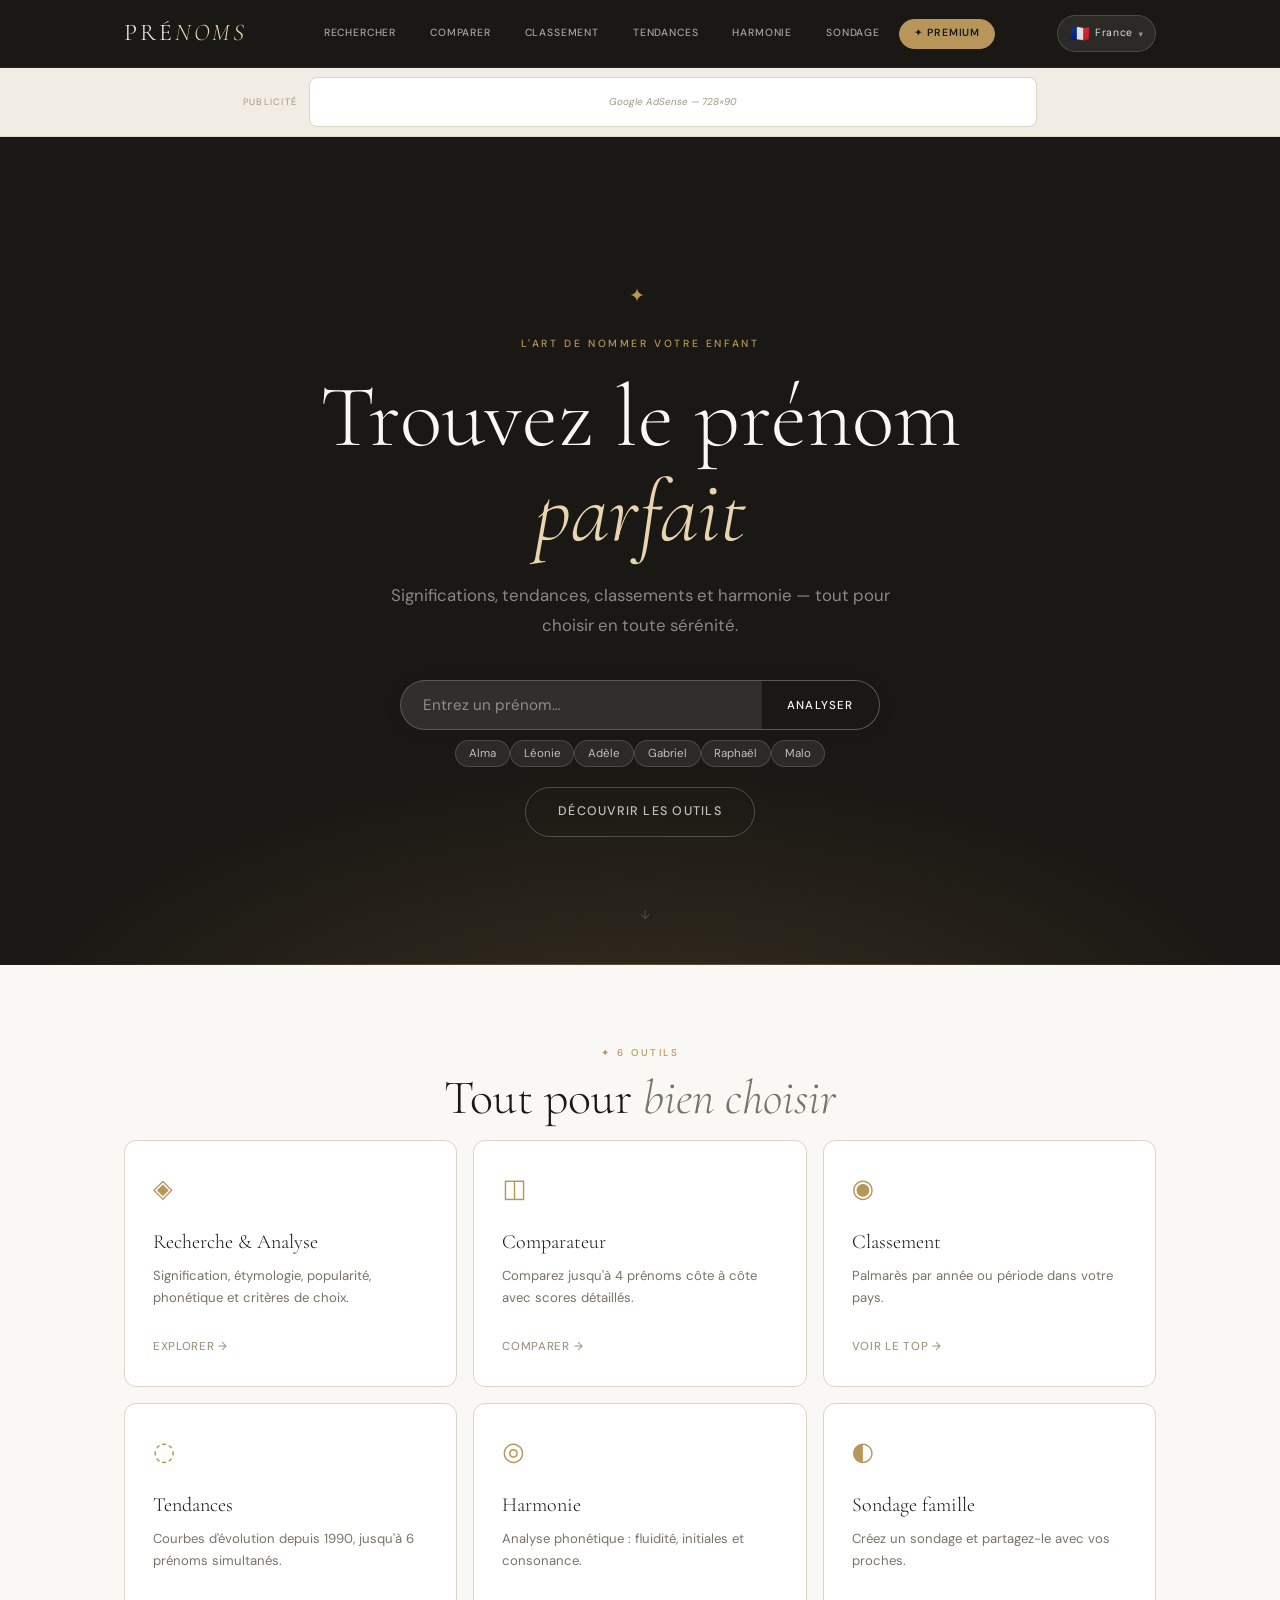
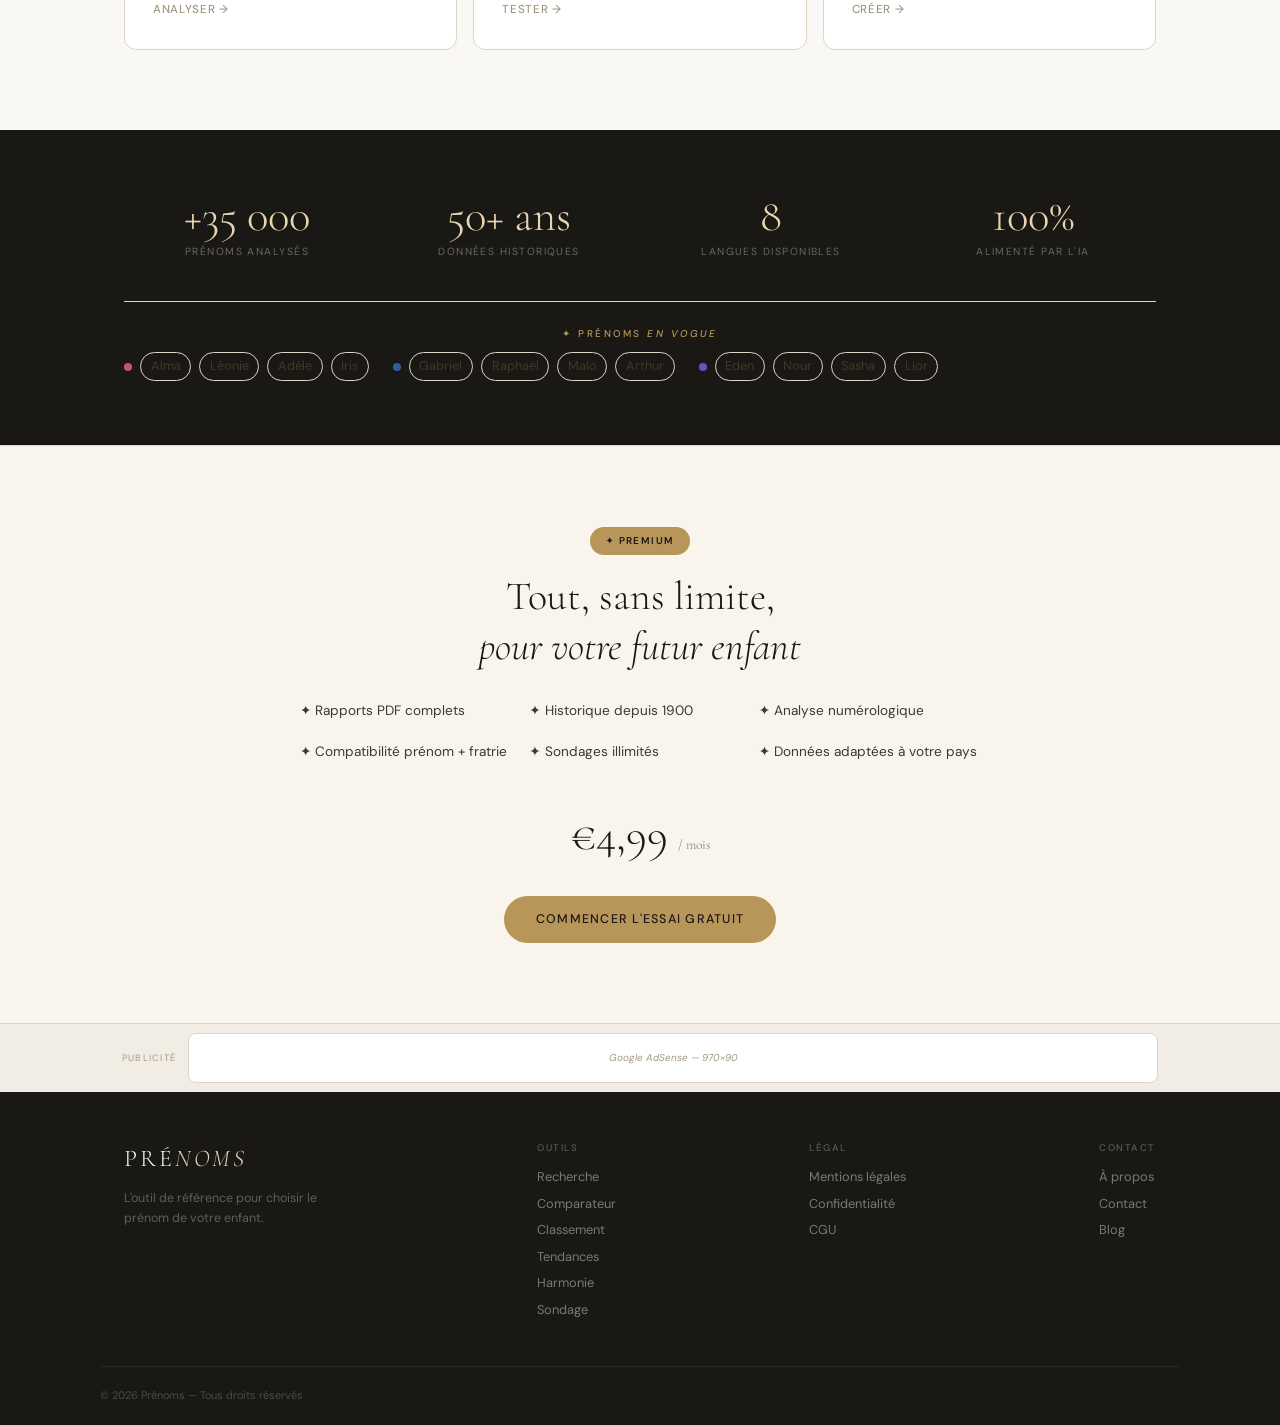
<file: index.html>
<!DOCTYPE html>
<html lang="fr">
<head>
<meta charset="UTF-8">
<meta name="viewport" content="width=device-width, initial-scale=1">
<title>Prénoms — L'art de nommer votre enfant</title>
<link rel="preconnect" href="https://fonts.googleapis.com">
<link href="https://fonts.googleapis.com/css2?family=Cormorant+Garamond:ital,wght@0,300;0,400;0,500;1,300;1,400;1,500&family=DM+Sans:opsz,wght@9..40,300;9..40,400;9..40,500&display=swap" rel="stylesheet">
<link rel="stylesheet" href="styles.css">
</head>
<body>

<nav id="nav">
  <div class="nav-inner">
    <a class="logo" href="index.html">Pré<span>noms</span></a>
    <button class="nav-burger" id="burger" aria-label="Menu" onclick="toggleMenu()"><span></span><span></span><span></span></button>
    <div class="nav-links" id="navLinks">
      <a class="nav-link" href="recherche.html" data-i18n="rechercher">Rechercher</a>
      <a class="nav-link" href="comparer.html" data-i18n="comparer">Comparer</a>
      <a class="nav-link" href="classement.html" data-i18n="classement">Classement</a>
      <a class="nav-link" href="tendances.html" data-i18n="tendances">Tendances</a>
      <a class="nav-link" href="harmonie.html" data-i18n="harmonie">Harmonie</a>
      <a class="nav-link" href="sondage.html" data-i18n="sondage">Sondage</a>
      <a class="nav-link nav-premium" href="premium.html" data-i18n="premium">✦ Premium</a>
    </div>
      <details class="pays-selector" id="paysSelector">
        <summary class="pays-btn">
          <span id="pays-flag">🇫🇷</span>
          <span id="pays-nom" style="font-size:.65rem;letter-spacing:.06em">France</span>
          <span class="pays-chevron">▾</span>
        </summary>
        <div class="pays-dropdown" id="paysDropdown">
          <p style="font-size:.6rem;letter-spacing:.1em;text-transform:uppercase;color:rgba(255,255,255,.4);padding:.5rem .75rem .25rem;font-weight:500">Pays / Langue</p>
          <div id="paysSelectList"></div>
        </div>
      </details>
  </div>
</nav>

<div class="ad-banner"><span class="ad-label">Publicité</span><div class="ad-slot ad-slot-728">Google AdSense — 728×90</div></div>

<section class="hero">
  <div class="hero-ornament">✦</div>
  <div class="hero-content">
    <p class="hero-tag" data-i18n="hero_tag">L'art de nommer votre enfant</p>
    <h1 class="hero-title" data-i18n="hero_title">Trouvez le prénom <em>parfait</em></h1>
    <p class="hero-sub" data-i18n="hero_sub">Significations, tendances, classements et harmonie — tout pour choisir en toute sérénité.</p>
    <div style="max-width:480px;margin:1.5rem auto 0">
      <div class="search-bar-wrap">
        <input type="text" id="quickInput" class="search-input" data-i18n="search_placeholder" placeholder="Entrez un prénom…" autocomplete="off">
        <button class="search-btn" onclick="quickSearch()" data-i18n="search_btn">Analyser</button>
      </div>
      <div class="quick-tags" style="margin-top:.6rem">
          <div id="homeQuickTags"></div>
      </div>
    </div>
    <div class="hero-cta" style="margin-top:1.25rem">
      <a href="#outils" class="btn-ghost" data-i18n="hero_btn2">Découvrir les outils</a>
    </div>
  </div>
  <div class="hero-scroll-hint">↓</div>
</section>

<section class="tools-section" id="outils">
  <div class="container">
    <p class="section-micro" data-i18n="outils_titre">✦ 6 outils</p>
    <h2 class="section-title" data-i18n="tools_title">Tout pour <em>bien choisir</em></h2>
    <div class="tools-grid" id="toolsGrid">
      <a href="recherche.html" class="tool-card"><div class="tool-icon">◈</div><h3 class="tool-title" data-i18n="tool1_titre">Recherche & Analyse</h3><p class="tool-desc" data-i18n="tool1_desc">Signification, étymologie, popularité, phonétique et critères de choix.</p><span class="tool-arrow" data-i18n="tool1_btn">Explorer →</span></a>
      <a href="comparer.html" class="tool-card"><div class="tool-icon">◫</div><h3 class="tool-title" data-i18n="tool2_titre">Comparateur</h3><p class="tool-desc" data-i18n="tool2_desc">Comparez jusqu'à 4 prénoms côte à côte avec scores détaillés.</p><span class="tool-arrow" data-i18n="tool2_btn">Comparer →</span></a>
      <a href="classement.html" class="tool-card"><div class="tool-icon">◉</div><h3 class="tool-title" data-i18n="tool3_titre">Classement</h3><p class="tool-desc" data-i18n="tool3_desc">Palmarès par année ou période dans votre pays.</p><span class="tool-arrow" data-i18n="tool3_btn">Voir le top →</span></a>
      <a href="tendances.html" class="tool-card"><div class="tool-icon">◌</div><h3 class="tool-title" data-i18n="tool4_titre">Tendances</h3><p class="tool-desc" data-i18n="tool4_desc">Courbes d'évolution depuis 1990, jusqu'à 6 prénoms simultanés.</p><span class="tool-arrow" data-i18n="tool4_btn">Analyser →</span></a>
      <a href="harmonie.html" class="tool-card"><div class="tool-icon">◎</div><h3 class="tool-title" data-i18n="tool5_titre">Harmonie</h3><p class="tool-desc" data-i18n="tool5_desc">Analyse phonétique : fluidité, initiales et consonance.</p><span class="tool-arrow" data-i18n="tool5_btn">Tester →</span></a>
      <a href="sondage.html" class="tool-card"><div class="tool-icon">◐</div><h3 class="tool-title" data-i18n="tool6_titre">Sondage famille</h3><p class="tool-desc" data-i18n="tool6_desc">Créez un sondage et partagez-le avec vos proches.</p><span class="tool-arrow" data-i18n="tool6_btn">Créer →</span></a>
    </div>
  </div>
</section>

<section class="stats-section">
  <div class="container">
    <div class="stats-grid">
      <div class="stat"><div class="stat-n">+35 000</div><div class="stat-l" data-i18n="stat1">Prénoms analysés</div></div>
      <div class="stat"><div class="stat-n">50+ ans</div><div class="stat-l" data-i18n="stat2">Données historiques</div></div>
      <div class="stat"><div class="stat-n">8</div><div class="stat-l" data-i18n="stat3">Langues disponibles</div></div>
      <div class="stat"><div class="stat-n">100%</div><div class="stat-l" data-i18n="stat4">Alimenté par l'IA</div></div>
    </div>
    <div class="trending-compact">
      <p class="section-micro" style="margin-bottom:.65rem">✦ <span data-i18n="trending_title">Prénoms en vogue</span></p>
      <div class="trending-row" id="homeTrendingRow"></div>
    </div>
  </div>
</section>

<section class="premium-section">
  <div class="container">
    <div class="premium-box">
      <span class="premium-badge">✦ Premium</span>
      <h2 class="premium-title" data-i18n="premium_title">Tout, sans limite,<br><em>pour votre futur enfant</em></h2>
      <ul class="premium-list">
        <li data-i18n="premium_li1">✦ Rapports PDF complets</li><li data-i18n="premium_li2">✦ Historique depuis 1900</li>
        <li data-i18n="premium_li3">✦ Analyse numérologique</li><li data-i18n="premium_li4">✦ Compatibilité prénom + fratrie</li>
        <li data-i18n="premium_li5">✦ Sondages illimités</li><li data-i18n="premium_li6">✦ Données adaptées à votre pays</li>
      </ul>
      <div class="premium-price">€4,99 <span class="premium-period" data-i18n="premium_period">/ mois</span></div>
      <div class="premium-cta"><a href="premium.html" class="btn-primary" data-i18n="premium_cta">Commencer l'essai gratuit</a></div>
    </div>
  </div>
</section>

<div class="ad-banner ad-banner-footer"><span class="ad-label">Publicité</span><div class="ad-slot ad-slot-970">Google AdSense — 970×90</div></div>

<footer>
  <div class="footer-inner container">
    <div class="footer-brand"><a class="logo" href="index.html">Pré<span>noms</span></a><p>L'outil de référence pour choisir le prénom de votre enfant.</p></div>
    <div class="footer-col"><h4>Outils</h4><a href="recherche.html">Recherche</a><a href="comparer.html">Comparateur</a><a href="classement.html" data-i18n="classement">Classement</a><a href="tendances.html" data-i18n="tendances">Tendances</a><a href="harmonie.html" data-i18n="harmonie">Harmonie</a><a href="sondage.html" data-i18n="sondage">Sondage</a></div>
    <div class="footer-col"><h4>Légal</h4><a href="#">Mentions légales</a><a href="#">Confidentialité</a><a href="#">CGU</a></div>
    <div class="footer-col"><h4>Contact</h4><a href="#">À propos</a><a href="#">Contact</a><a href="#">Blog</a></div>
  </div>
  <div class="footer-bottom container"><p>© 2026 Prénoms — Tous droits réservés</p></div>
</footer>

<script src="i18n.js"></script>
<script src="app.js"></script>
<script>
// Fonction de mise à jour du trending et des quick tags — appelée au chargement ET au changement de pays
function refreshHomeDynamic() {
  // Traduire tous les éléments data-i18n
  if (typeof applyTranslations === 'function') applyTranslations();
  // Quick tags hero
  var tagsEl = document.getElementById('homeQuickTags');
  if (tagsEl && typeof getPrenomsSuggeres === 'function') {
    tagsEl.innerHTML = '';
    getPrenomsSuggeres().forEach(function(p) {
      var b = document.createElement('button');
      b.className = 'qtag'; b.textContent = p;
      b.onclick = function() { setSearch(p); };
      tagsEl.appendChild(b);
    });
  }
  // Trending row
  var trendEl = document.getElementById('homeTrendingRow');
  if (trendEl && typeof PRENOMS_DEFAUT !== 'undefined') {
    trendEl.innerHTML = '';
    var lang = window._LANG || 'fr';
    var pd = PRENOMS_DEFAUT[lang] || PRENOMS_DEFAUT['fr'];
    var classes = ['tcol-dot-f','tcol-dot-m','tcol-dot-mx'];
    var listes = [pd.filles.slice(0,4), pd.garcons.slice(0,4), pd.mixtes.slice(0,4)];
    listes.forEach(function(liste, i) {
      var g = document.createElement('div');
      g.className = 'trending-group';
      var dot = document.createElement('span');
      dot.className = 'tcol-dot ' + classes[i];
      g.appendChild(dot);
      liste.forEach(function(p) {
        var a = document.createElement('a');
        a.href = 'recherche.html?q=' + encodeURIComponent(p);
        a.className = 'tlink';
        a.textContent = p;
        g.appendChild(a);
      });
      trendEl.appendChild(g);
    });
  }
}
refreshHomeDynamic();
// Écouter les changements de pays
window.addEventListener('paysChanged', refreshHomeDynamic);

function quickSearch() {
  const q = document.getElementById('quickInput').value.trim();
  if (!q) return;
  window.location.href = 'recherche.html?q=' + encodeURIComponent(q);
}
function setSearch(name) { window.location.href = 'recherche.html?q=' + encodeURIComponent(name); }
document.getElementById('quickInput').addEventListener('keydown', e => { if (e.key === 'Enter') quickSearch(); });
</script>
</body>
</html>
</file>
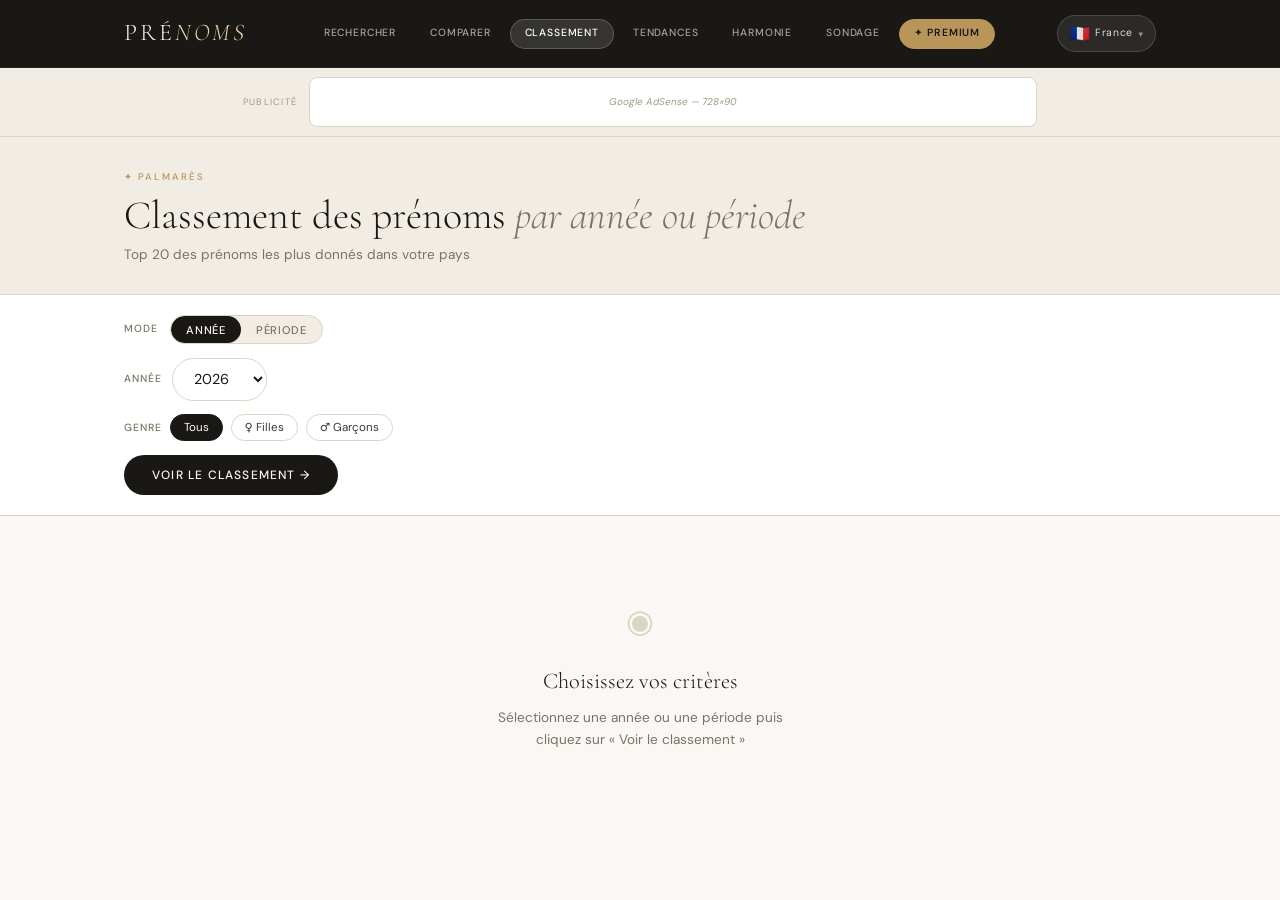
<file: classement.html>
<!DOCTYPE html>
<html lang="fr">
<head>
<meta charset="UTF-8">
<meta name="viewport" content="width=device-width, initial-scale=1">
<title>Classement — Prénoms</title>
<link href="https://fonts.googleapis.com/css2?family=Cormorant+Garamond:ital,wght@0,300;0,400;0,500;1,300;1,400&family=DM+Sans:opsz,wght@9..40,300;9..40,400;9..40,500&display=swap" rel="stylesheet">
<link rel="stylesheet" href="styles.css">
</head>
<body>

<nav id="nav"><div class="nav-inner">
  <a class="logo" href="index.html">Pré<span>noms</span></a>
  <button class="nav-burger" onclick="toggleMenu()"><span></span><span></span><span></span></button>
  <div class="nav-links" id="navLinks">
    <a class="nav-link" href="recherche.html" data-i18n="rechercher">Rechercher</a>
    <a class="nav-link" href="comparer.html" data-i18n="comparer">Comparer</a>
    <a class="nav-link active" href="classement.html" data-i18n="classement">Classement</a>
    <a class="nav-link" href="tendances.html" data-i18n="tendances">Tendances</a>
    <a class="nav-link" href="harmonie.html" data-i18n="harmonie">Harmonie</a>
    <a class="nav-link" href="sondage.html" data-i18n="sondage">Sondage</a>
    <a class="nav-link nav-premium" href="premium.html" data-i18n="premium">✦ Premium</a>
  </div>
  <details class="pays-selector" id="paysSelector">
    <summary class="pays-btn">
      <span id="pays-flag">🇫🇷</span>
      <span id="pays-nom" style="font-size:.65rem;letter-spacing:.06em">France</span>
      <span class="pays-chevron">▾</span>
    </summary>
    <div class="pays-dropdown" id="paysDropdown">
      <p style="font-size:.6rem;letter-spacing:.1em;text-transform:uppercase;color:rgba(255,255,255,.4);padding:.5rem .75rem .25rem;font-weight:500">Pays / Langue</p>
      <div id="paysSelectList"></div>
    </div>
  </details>
</div></nav>

<div class="ad-banner"><span class="ad-label">Publicité</span><div class="ad-slot ad-slot-728">Google AdSense — 728×90</div></div>

<div class="page-header"><div class="container">
  <div>
    <p class="page-tag" data-i18n="page_tag_classement">✦ Palmarès</p>
    <h1 class="page-title" data-i18n="page_title_classement">Classement des prénoms <em>par année ou période</em></h1>
    <p class="page-sub" data-i18n="page_sub_classement">Top 20 des prénoms les plus donnés en France</p>
  </div>
</div></div>

<div style="background:var(--white);border-bottom:1px solid var(--border);padding:1.25rem 0">
  <div class="container">
    <div style="display:flex;flex-direction:column;gap:.85rem">
      <div style="display:flex;gap:.75rem;flex-wrap:wrap;align-items:center">
        <span style="font-size:.65rem;letter-spacing:.1em;text-transform:uppercase;color:var(--ink-3);font-weight:500" data-i18n="mode_label">Mode</span>
        <div class="seg-ctrl">
          <button class="seg-btn active" id="modeA" onclick="setMode('annee')" data-i18n="annee_label">Année</button>
          <button class="seg-btn" id="modeP" onclick="setMode('periode')" data-i18n="periode_label">Période</button>
        </div>
      </div>
      <div id="anneeRow" style="display:flex;gap:.6rem;align-items:center;flex-wrap:wrap">
        <span style="font-size:.65rem;letter-spacing:.1em;text-transform:uppercase;color:var(--ink-3);font-weight:500" data-i18n="annee_label">Année</span>
        <select id="anneeSelect" class="form-select" style="width:auto"></select>
      </div>
      <div id="periodeRow" style="display:none;gap:.6rem;align-items:center;flex-wrap:wrap">
        <span style="font-size:.65rem;letter-spacing:.1em;text-transform:uppercase;color:var(--ink-3);font-weight:500" data-i18n="de_label">De</span>
        <select id="deSelect" class="form-select" style="width:auto"></select>
        <span style="font-size:.72rem;color:var(--ink-3)">à</span>
        <select id="aSelect" class="form-select" style="width:auto"></select>
      </div>
      <div style="display:flex;gap:.5rem;flex-wrap:wrap;align-items:center">
        <span style="font-size:.65rem;letter-spacing:.1em;text-transform:uppercase;color:var(--ink-3);font-weight:500" data-i18n="genre_label">Genre</span>
        <button class="qtag" id="gAll" onclick="setGenre('all')" style="background:var(--ink);color:var(--cream);border-color:var(--ink)" data-i18n="genre_tous">Tous</button>
        <button class="qtag" id="gF" onclick="setGenre('f')" data-i18n="genre_f">♀ Filles</button>
        <button class="qtag" id="gM" onclick="setGenre('m')" data-i18n="genre_m">♂ Garçons</button>
      </div>
      <div><button class="btn-ink" id="goBtn" onclick="doClassement()" data-i18n="voir_btn">Voir le classement →</button></div>
    </div>
  </div>
</div>

<div style="max-width:800px;margin:0 auto;padding:1.5rem" id="mainArea">
  <div class="empty-state">
    <div class="empty-icon">◉</div>
    <h3 class="empty-title" data-i18n="choisir_criteres">Choisissez vos critères</h3>
    <p class="empty-sub" data-i18n="choisir_criteres_sub">Sélectionnez une année ou une période puis cliquez sur « Voir le classement »</p>
  </div>
</div>

<script src="i18n.js"></script>
<script src="app.js"></script>
<script>
let mode = 'annee', genre = 'all';

const years = [];
const currentYear = new Date().getFullYear();
for (let y = currentYear; y >= 1970; y--) years.push(y);
['anneeSelect','deSelect','aSelect'].forEach(id => {
  const sel = document.getElementById(id);
  years.forEach(y => { const o = document.createElement('option'); o.value = y; o.textContent = y; sel.appendChild(o); });
});
document.getElementById('aSelect').value = currentYear;
document.getElementById('deSelect').value = currentYear - 5;

function setMode(m) {
  mode = m;
  document.getElementById('modeA').className = 'seg-btn' + (m === 'annee' ? ' active' : '');
  document.getElementById('modeP').className = 'seg-btn' + (m === 'periode' ? ' active' : '');
  document.getElementById('anneeRow').style.display = m === 'annee' ? 'flex' : 'none';
  document.getElementById('periodeRow').style.display = m === 'periode' ? 'flex' : 'none';
}

function setGenre(g) {
  genre = g;
  ['gAll','gF','gM'].forEach(id => document.getElementById(id).style.cssText = '');
  const active = { gAll: 'all', gF: 'f', gM: 'm' };
  Object.entries(active).forEach(([id, val]) => {
    if (val === g) document.getElementById(id).style.cssText = 'background:var(--ink);color:var(--cream);border-color:var(--ink)';
  });
}

async function doClassement() {
  const btn = document.getElementById('goBtn');
  btn.disabled = true; btn.textContent = (typeof t!=='undefined'?t('chargement_btn'):'Chargement…');
  const area = document.getElementById('mainArea');
  showLoading(area, 'Génération du classement en cours…');

  let periodLabel, from, to;
  if (mode === 'annee') {
    from = to = document.getElementById('anneeSelect').value;
    periodLabel = `Année ${from}`;
  } else {
    from = Math.min(+document.getElementById('deSelect').value, +document.getElementById('aSelect').value);
    to = Math.max(+document.getElementById('deSelect').value, +document.getElementById('aSelect').value);
    periodLabel = `${from} – ${to}`;
  }
  const _t = typeof t !== 'undefined' ? t : k => k;
  const genreLabel = genre === 'f' ? (_t('genre_f') || '♀ Filles') : genre === 'm' ? (_t('genre_m') || '♂ Garçons') : (_t('genre_tous') || 'Tous');

  try {
    const data = await callClaude(`${getLangInstruction()} TOP 20 des prénoms ${genreLabel} pour ${from === to ? 'l\'année ' + from : 'la période ' + from + '–' + to} dans le pays sélectionné. Nous sommes en ${new Date().getFullYear()}. UNIQUEMENT JSON sans markdown:
{"periode":"${periodLabel}","prenoms":[{"rang":1,"prenom":"Nom","genre":"féminin|masculin","origine":"ex:latin","naissances":8500,"tendance":"montant|stable|déclinant","variation":0}]}
Exactement 20 entrées. variation = évolution rang vs période précédente (positif=progression, négatif=recul). Sois historiquement réaliste.`, 2000);
    renderClassement(data, periodLabel);
  } catch(e) { showError(area); }
  btn.disabled = false; btn.textContent = (typeof t!=='undefined'?t('voir_btn'):'Voir le classement →');
}

function renderClassement(data, label) {
  const area = document.getElementById('mainArea');
  const list = data.prenoms || [];
  if (!list.length) { showError(area, 'Aucun résultat.'); return; }
  const maxNb = list[0].naissances || 1;
  const top3 = list.slice(0, 3);
  const rest = list.slice(3);

  const podiumOrder = [top3[1], top3[0], top3[2]];
  const podClass = ['podium-2', 'podium-1', 'podium-3'];
  const podRank = [2, 1, 3];

  area.innerHTML = `
  <div style="display:inline-block;background:var(--ink);color:var(--gold-l);font-size:.62rem;font-weight:500;letter-spacing:.12em;text-transform:uppercase;padding:.3rem .85rem;border-radius:var(--radius-pill);margin-bottom:1.25rem">✦ ${label}</div>
  <div class="ad-slot ad-slot-728" style="margin-bottom:1.25rem;height:50px">AdSense</div>
  <div class="podium">
    ${podiumOrder.map((p, i) => p ? `<div class="podium-item ${podClass[i]}">
      <span class="badge ${p.genre === 'féminin' ? 'badge-f' : 'badge-m'}" style="font-size:.55rem">${p.genre === 'féminin' ? '♀' : '♂'}</span>
      <div class="podium-name">${p.prenom}</div>
      <div class="podium-block"><span class="podium-rank">${podRank[i]}</span></div>
      <div class="podium-nb">${(p.naissances || 0).toLocaleString()}</div>
    </div>` : '').join('')}
  </div>
  <div>
    ${rest.map((p, i) => {
      const v = p.variation || 0;
      const trendSpan = v > 0 ? `<span class="rank-trend trend-up">↑${v}</span>` : v < 0 ? `<span class="rank-trend trend-dn">↓${Math.abs(v)}</span>` : `<span class="rank-trend trend-eq">—</span>`;
      return `<div class="rank-item" style="animation-delay:${i * .03}s" onclick="window.location.href='recherche.html?q=${p.prenom}'">
        <span class="rank-num">${p.rang}</span>
        <div class="rank-name-col"><div class="rank-name">${p.prenom}</div><div class="rank-origin-label">${p.origine || ''}</div></div>
        <div class="rank-bar-col"><div class="score-bar-bg"><div class="score-bar-fill" style="width:${Math.round((p.naissances || 0) / maxNb * 100)}%"></div></div></div>
        <span class="rank-count">${(p.naissances || 0).toLocaleString()}</span>
        ${trendSpan}
      </div>`;
    }).join('')}
  </div>
  <div style="margin-top:1.25rem">${gateHTML('✦ Rapport Premium', 'Historique complet depuis 1900, analyse décennale, PDF à télécharger.')}</div>`;
}
// Traduire la nav au changement de pays
window.addEventListener('paysChanged', function() {
  if (typeof applyTranslations === 'function') applyTranslations();
});
</script>
</body>
</html>
</file>
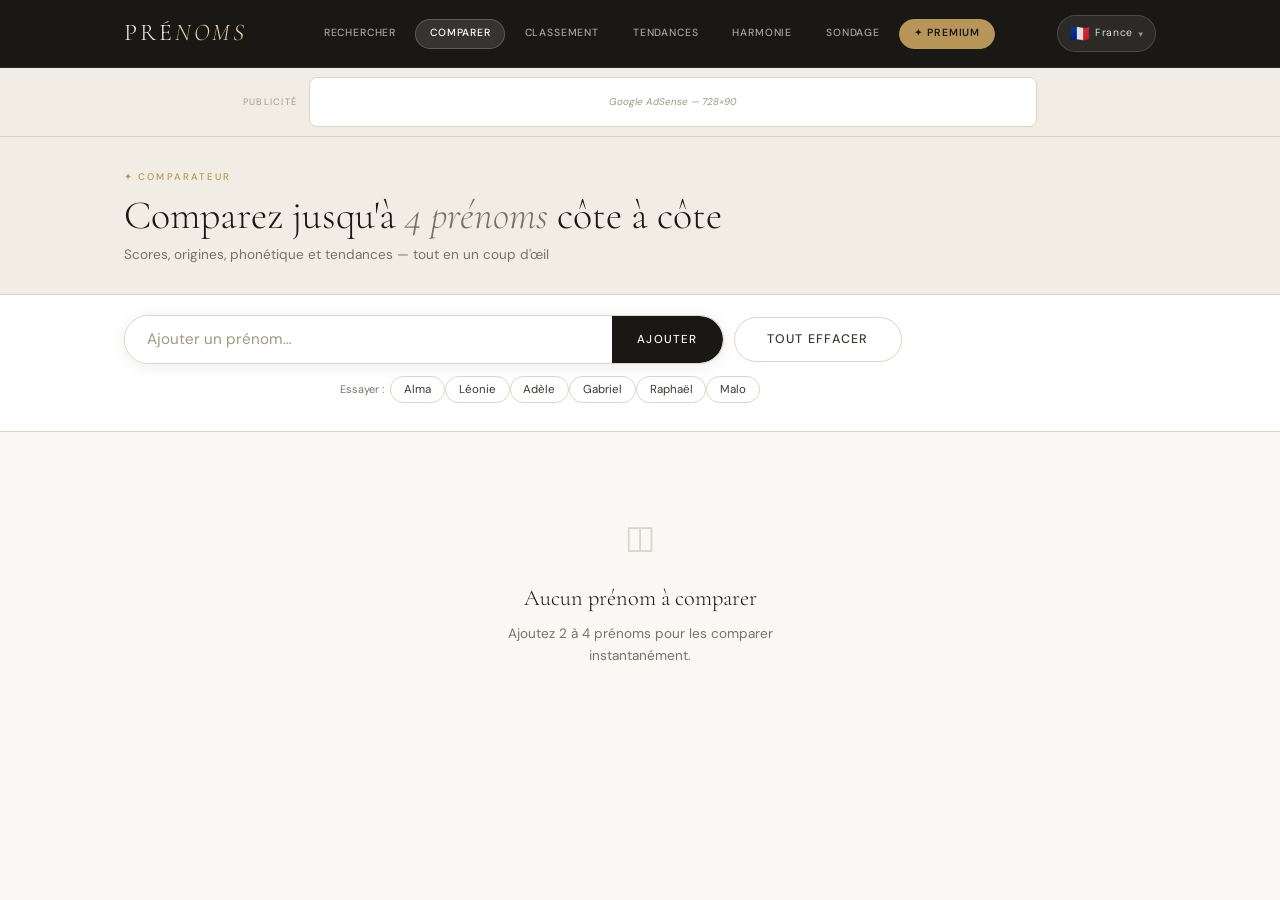
<file: comparer.html>
<!DOCTYPE html>
<html lang="fr">
<head>
<meta charset="UTF-8">
<meta name="viewport" content="width=device-width, initial-scale=1">
<title>Comparateur — Prénoms</title>
<link href="https://fonts.googleapis.com/css2?family=Cormorant+Garamond:ital,wght@0,300;0,400;0,500;1,300;1,400&family=DM+Sans:opsz,wght@9..40,300;9..40,400;9..40,500&display=swap" rel="stylesheet">
<link rel="stylesheet" href="styles.css">
<style>
.comp-grid { display: grid; gap: 1rem; }
.comp-card { background: var(--white); border: 1px solid var(--border); border-radius: var(--radius); overflow: hidden; animation: fadeUp .3s ease both; }
.comp-head { background: var(--ink); padding: 1rem 1.25rem; display: flex; align-items: center; justify-content: space-between; }
.comp-head-name { font-family: var(--font-serif); font-size: 1.6rem; font-weight: 300; color: var(--cream); }
.comp-head-sub { font-size: .68rem; color: var(--gold-l); letter-spacing: .08em; text-transform: uppercase; margin-top: .15rem; }
.comp-body { padding: 1.1rem 1.25rem; }
.comp-row { padding: .6rem 0; border-bottom: 1px solid var(--cream-2); }
.comp-row:last-child { border-bottom: none; }
.comp-row-label { font-size: .6rem; letter-spacing: .14em; text-transform: uppercase; color: var(--ink-3); margin-bottom: .3rem; }
.comp-row-val { font-size: .88rem; color: var(--ink-2); }
.remove-btn { background: none; border: 1px solid rgba(255,255,255,.2); color: rgba(255,255,255,.6); width: 28px; height: 28px; border-radius: 50%; cursor: pointer; font-size: 1rem; display: flex; align-items: center; justify-content: center; transition: .15s; }
.remove-btn:hover { background: rgba(255,255,255,.12); color: #fff; }
.winner-bar { background: var(--ink); border-radius: var(--radius); padding: 1rem 1.4rem; display: flex; align-items: center; justify-content: space-between; gap: 1rem; margin-bottom: 1rem; flex-wrap: wrap; }
.winner-bar-label { color: rgba(255,255,255,.6); font-size: .82rem; }
.winner-bar-label strong { color: var(--cream); display: block; font-size: .9rem; margin-bottom: .1rem; }
.winner-name { font-family: var(--font-serif); font-size: 2rem; font-weight: 300; color: var(--gold-l); }
</style>
</head>
<body>

<nav id="nav"><div class="nav-inner">
  <a class="logo" href="index.html">Pré<span>noms</span></a>
  <button class="nav-burger" onclick="toggleMenu()"><span></span><span></span><span></span></button>
  <div class="nav-links" id="navLinks">
    <a class="nav-link" href="recherche.html" data-i18n="rechercher">Rechercher</a>
    <a class="nav-link active" href="comparer.html" data-i18n="comparer">Comparer</a>
    <a class="nav-link" href="classement.html" data-i18n="classement">Classement</a>
    <a class="nav-link" href="tendances.html" data-i18n="tendances">Tendances</a>
    <a class="nav-link" href="harmonie.html" data-i18n="harmonie">Harmonie</a>
    <a class="nav-link" href="sondage.html" data-i18n="sondage">Sondage</a>
    <a class="nav-link nav-premium" href="premium.html" data-i18n="premium">✦ Premium</a>
  </div>
  <details class="pays-selector" id="paysSelector">
    <summary class="pays-btn">
      <span id="pays-flag">🇫🇷</span>
      <span id="pays-nom" style="font-size:.65rem;letter-spacing:.06em">France</span>
      <span class="pays-chevron">▾</span>
    </summary>
    <div class="pays-dropdown" id="paysDropdown">
      <p style="font-size:.6rem;letter-spacing:.1em;text-transform:uppercase;color:rgba(255,255,255,.4);padding:.5rem .75rem .25rem;font-weight:500">Pays / Langue</p>
      <div id="paysSelectList"></div>
    </div>
  </details>
</div></nav>

<div class="ad-banner"><span class="ad-label">Publicité</span><div class="ad-slot ad-slot-728">Google AdSense — 728×90</div></div>

<div class="page-header"><div class="container">
  <div>
    <p class="page-tag" data-i18n="page_tag_comparer">✦ Comparateur</p>
    <h1 class="page-title" data-i18n="page_title_comparer">Comparez jusqu'à <em>4 prénoms</em> côte à côte</h1>
    <p class="page-sub" data-i18n="page_sub_comparer">Scores, origines, phonétique et tendances — tout en un coup d'œil</p>
  </div>
</div></div>

<div style="background:var(--white);border-bottom:1px solid var(--border);padding:1.25rem 0">
  <div class="container">
    <div style="display:flex;gap:.6rem;flex-wrap:wrap;align-items:center">
      <div class="search-bar-wrap" style="flex:1;min-width:200px;margin:0">
        <input type="text" id="addInput" class="search-input" data-i18n="add_placeholder" placeholder="Ajouter un prénom…">
        <button class="search-btn" id="addBtn" onclick="addPrenom()">Ajouter</button>
      </div>
      <button class="btn-ghost-light" onclick="clearAll()" style="white-space:nowrap">Tout effacer</button>
    </div>
    <div class="quick-tags" style="margin-top:.7rem;justify-content:flex-start">
      <span style="font-size:.68rem;color:var(--ink-3);align-self:center">Essayer :</span>
      <div id="comparerTags"></div>
    </div>
    <p id="slotsInfo" style="font-size:.72rem;color:var(--ink-3);margin-top:.5rem"></p>
  </div>
</div>

<div style="max-width:1080px;margin:0 auto;padding:1.5rem">
  <div id="winnerArea"></div>
  <div class="comp-grid" id="compGrid" style="grid-template-columns:1fr">
    <div class="empty-state">
      <div class="empty-icon">◫</div>
      <h3 class="empty-title">Aucun prénom à comparer</h3>
      <p class="empty-sub">Ajoutez 2 à 4 prénoms pour les comparer instantanément.</p>
    </div>
  </div>
</div>

<script src="i18n.js"></script>
<script src="app.js"></script>
<script>
const MAX = 4;
let prenoms = [];
const inp = document.getElementById('addInput');
inp.addEventListener('keydown', e => { if (e.key === 'Enter') addPrenom(); });
function quickAdd(n) { inp.value = n; addPrenom(); }

// Tags dynamiques selon la langue — mis à jour au changement de pays
function refreshTags_comparerTags() {
  var tagsEl = document.getElementById('comparerTags');
  if (!tagsEl || typeof getPrenomsSuggeres !== 'function') return;
  tagsEl.innerHTML = '';
  getPrenomsSuggeres().forEach(function(p) {
    var b = document.createElement('button');
    b.className = 'qtag'; b.textContent = p;
    b.onclick = function() { quickAdd(p); };
    tagsEl.appendChild(b);
  });
}
refreshTags_comparerTags();
window.addEventListener('paysChanged', refreshTags_comparerTags);

// Pré-remplir depuis ?q= ou localStorage (en premier)
(function() {
  var q = window._prenomTransmis || '';
  if (q) { inp.value = q; addPrenom(); }
})();

function updateSlots() {
  const si = document.getElementById('slotsInfo');
  if (!prenoms.length) { si.textContent = ''; return; }
  const rem = MAX - prenoms.length;
  si.textContent = `${prenoms.length} prénom${prenoms.length > 1 ? 's' : ''} ajouté${prenoms.length > 1 ? 's' : ''} — ${rem > 0 ? rem + ' emplacement' + (rem > 1 ? 's' : '') + ' disponible' + (rem > 1 ? 's' : '') : 'Maximum atteint'}`;
}

function updateGrid() {
  const grid = document.getElementById('compGrid');
  const wa = document.getElementById('winnerArea');
  if (!prenoms.length) {
    grid.style.gridTemplateColumns = '1fr';
    grid.innerHTML = `<div class="empty-state"><div class="empty-icon">◫</div><h3 class="empty-title">Aucun prénom à comparer</h3><p class="empty-sub">Ajoutez 2 à 4 prénoms pour les comparer.</p></div>`;
    wa.innerHTML = '';
    updateSlots(); return;
  }
  const n = prenoms.length;
  grid.style.gridTemplateColumns = n <= 2 ? `repeat(${n},1fr)` : n === 3 ? 'repeat(3,1fr)' : 'repeat(2,1fr)';
  grid.innerHTML = prenoms.map((p, i) => renderCard(p, i)).join('');
  updateWinner();
  updateSlots();
}

function scoreVal(txt) { const m = String(txt).match(/\d+/); return m ? parseInt(m[0]) : 5; }
const critLabels = { harmonie_sonore: 'Harmonie', originalite: 'Originalité', intemporalite: 'Intemporalité', facilite_internationale: 'International' };

function renderCard(p, i) {
  if (p.loading) return `<div class="comp-card"><div class="comp-head"><div><div class="comp-head-name">${p.query}</div><div class="comp-head-sub">Analyse…</div></div></div><div class="comp-body"><div class="loading-bar-wrap"><div class="loading-bar"></div></div><p class="loading-text">Recherche en cours…</p></div></div>`;
  const d = p.data;
  const scores = d.criteres || {};
  const total = Object.values(scores).reduce((s, v) => s + scoreVal(v), 0);
  const scoresHTML = Object.entries(scores).map(([k, v]) => `<div class="score-bar-row" style="margin-bottom:.4rem"><span class="score-bar-label" style="font-size:.68rem;width:100px">${critLabels[k] || k}</span><div class="score-bar-bg"><div class="score-bar-fill" style="width:${scoreVal(v) * 10}%"></div></div><span class="score-bar-val">${scoreVal(v)}</span></div>`).join('');
  return `<div class="comp-card" style="animation-delay:${i * .08}s">
    <div class="comp-head">
      <div><div class="comp-head-name">${d.prenom}</div><div class="comp-head-sub">${d.origine} · ${d.rang_actuel_france || ''}</div></div>
      <button class="remove-btn" onclick="removePrenom(${i})">×</button>
    </div>
    <div class="comp-body">
      <div class="comp-row"><div class="comp-row-label">Genre & tendance</div><div class="comp-row-val">${genderBadge(d.genre)} ${trendBadge(d.tendance)}</div></div>
      <div class="comp-row"><div class="comp-row-label">Signification</div><div class="comp-row-val" style="font-size:.8rem;line-height:1.55">${d.signification}</div></div>
      <div class="comp-row"><div class="comp-row-label">Phonétique · Longueur</div><div class="comp-row-val">${d.phonetique || '—'} · ${d.longueur || '—'}</div></div>
      <div class="comp-row"><div class="comp-row-label">Scores détaillés</div><div style="margin-top:.4rem">${scoresHTML}</div><div style="font-size:.7rem;color:var(--gold);font-weight:500;margin-top:.4rem">Score global : ${total}/40</div></div>
      ${(d.diminutifs || []).length ? `<div class="comp-row"><div class="comp-row-label">Diminutifs</div><div>${d.diminutifs.map(x => `<span class="badge badge-neutral" style="margin:.1rem">${x}</span>`).join('')}</div></div>` : ''}
    </div>
  </div>`;
}

function updateWinner() {
  const wa = document.getElementById('winnerArea');
  const ready = prenoms.filter(p => !p.loading && p.data);
  if (ready.length < 2) { wa.innerHTML = ''; return; }
  const scored = ready.map(p => ({ name: p.data.prenom, score: Object.values(p.data.criteres || {}).reduce((s, v) => s + scoreVal(v), 0) })).sort((a, b) => b.score - a.score);
  wa.innerHTML = `<div class="winner-bar"><div class="winner-bar-label"><strong>✦ Meilleur score global</strong>Basé sur 4 critères : harmonie, originalité, intemporalité, facilité internationale</div><div class="winner-name">${scored[0].name}</div></div>`;
}

async function addPrenom() {
  const q = inp.value.trim();
  if (!q) return;
  if (prenoms.length >= MAX) { alert('Maximum 4 prénoms.'); return; }
  if (prenoms.find(p => p.query.toLowerCase() === q.toLowerCase())) { inp.value = ''; return; }
  inp.value = '';
  document.getElementById('addBtn').disabled = true;
  const slot = { query: q, loading: true, data: null };
  prenoms.push(slot);
  updateGrid();
  try {
    slot.data = await callClaude(`Analyse le prénom "${q}". Réponds UNIQUEMENT en JSON sans markdown:
{"prenom":"forme officielle","genre":"féminin|masculin|mixte","origine":"ex: latin","tendance":"montant|stable|déclinant","signification":"1 phrase","rang_actuel_france":"ex: Top 20","phonetique":"douce|forte|neutre","longueur":"court|moyen|long","diminutifs":["d1","d2"],"criteres":{"harmonie_sonore":"8","originalite":"6","intemporalite":"9","facilite_internationale":"7"}}`);
    slot.loading = false;
  } catch(e) { prenoms = prenoms.filter(p => p !== slot); }
  document.getElementById('addBtn').disabled = false;
  updateGrid();
}

function removePrenom(i) { prenoms.splice(i, 1); updateGrid(); }
function clearAll() { prenoms = []; updateGrid(); }
// Traduire la nav au changement de pays
window.addEventListener('paysChanged', function() {
  if (typeof applyTranslations === 'function') applyTranslations();
});
</script>
</body>
</html>
</file>
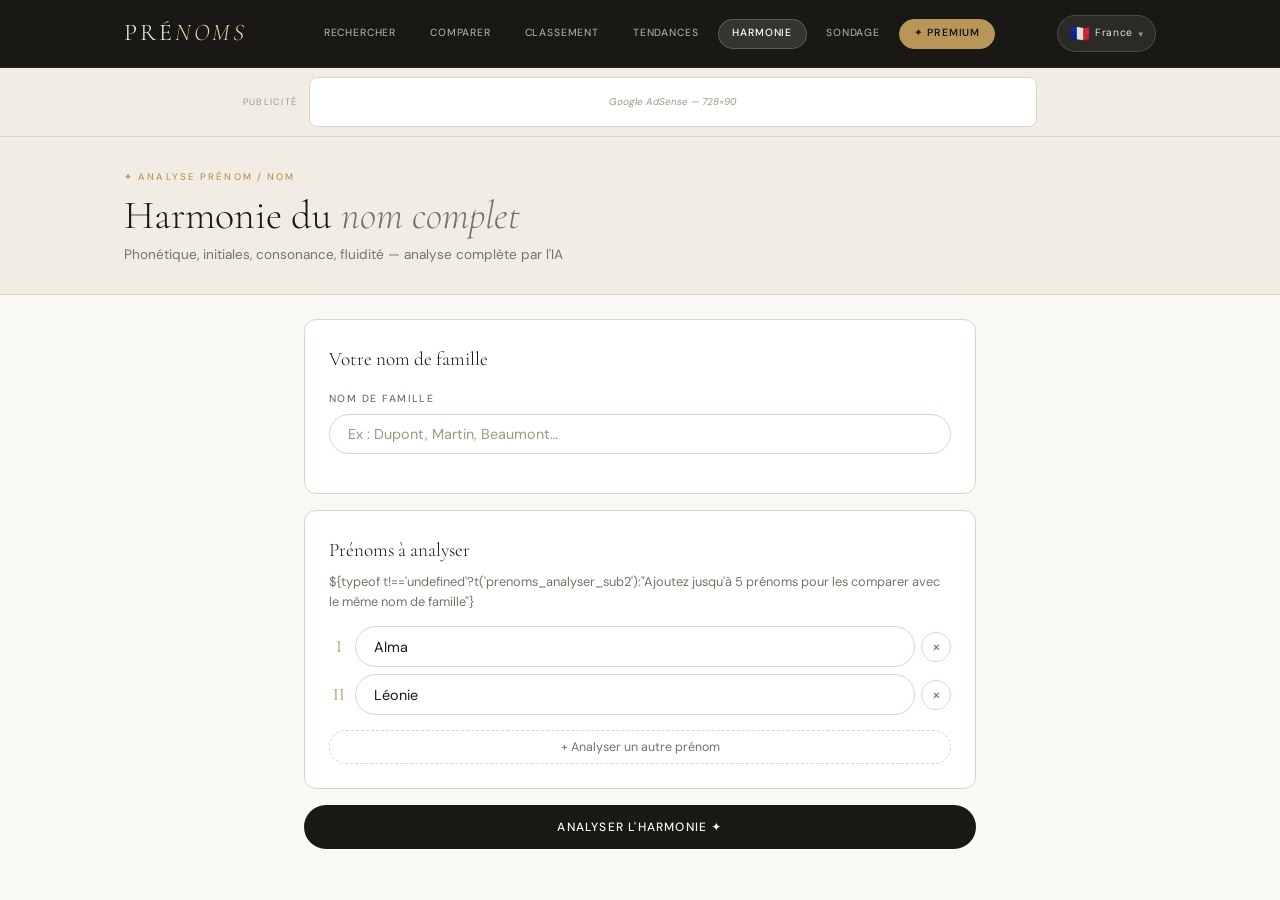
<file: harmonie.html>
<!DOCTYPE html>
<html lang="fr">
<head>
<meta charset="UTF-8">
<meta name="viewport" content="width=device-width, initial-scale=1">
<title>Harmonie — Prénoms</title>
<link href="https://fonts.googleapis.com/css2?family=Cormorant+Garamond:ital,wght@0,300;0,400;0,500;1,300;1,400&family=DM+Sans:opsz,wght@9..40,300;9..40,400;9..40,500&display=swap" rel="stylesheet">
<link rel="stylesheet" href="styles.css">
<style>
.fullname-hero { background:var(--ink);border-radius:var(--radius);padding:1.5rem;text-align:center;margin-bottom:1rem;animation:fadeUp .3s ease }
.fullname-text { font-family:var(--font-serif);font-size:2rem;font-weight:300;color:var(--cream);line-height:1.15;margin-bottom:.4rem }
.fullname-initials { font-family:var(--font-serif);font-size:.9rem;color:var(--gold-l);letter-spacing:.3em;text-transform:uppercase }
.score-ring-wrap { position:relative;width:88px;height:88px;flex-shrink:0 }
.score-ring-wrap svg { transform:rotate(-90deg) }
.score-ring-num { position:absolute;top:50%;left:50%;transform:translate(-50%,-50%);font-family:var(--font-serif);font-size:1.7rem;font-weight:300;color:var(--ink);line-height:1 }
.syl { font-family:var(--font-serif);font-size:1.4rem;font-weight:300;color:var(--ink);background:var(--cream-2);border:1px solid var(--border);border-radius:8px;padding:.28rem .6rem;margin:.15rem }
.syl.stress { background:var(--gold-l);border-color:var(--gold);color:var(--ink-2) }
.alt-item { background:var(--cream-2);border:1px solid var(--border);border-radius:var(--radius-sm);padding:.7rem .85rem;cursor:pointer;transition:.2s }
.alt-item:hover { border-color:var(--gold);background:var(--gold-pale) }
.alt-name { font-family:var(--font-serif);font-size:1.15rem;font-weight:300;color:var(--ink);display:block }
.alt-score { font-size:.68rem;color:var(--gold);font-weight:500 }
.alt-reason { font-size:.68rem;color:var(--ink-3);margin-top:.12rem }
.prenom-row { display:flex;gap:.4rem;align-items:center;margin-bottom:.45rem }
.prenom-num { font-family:var(--font-serif);font-size:1.1rem;color:var(--gold);width:20px;text-align:center;flex-shrink:0 }
</style>
</head>
<body>

<nav id="nav"><div class="nav-inner">
  <a class="logo" href="index.html">Pré<span>noms</span></a>
  <button class="nav-burger" onclick="toggleMenu()"><span></span><span></span><span></span></button>
  <div class="nav-links" id="navLinks">
    <a class="nav-link" href="recherche.html" data-i18n="rechercher">Rechercher</a>
    <a class="nav-link" href="comparer.html" data-i18n="comparer">Comparer</a>
    <a class="nav-link" href="classement.html" data-i18n="classement">Classement</a>
    <a class="nav-link" href="tendances.html" data-i18n="tendances">Tendances</a>
    <a class="nav-link active" href="harmonie.html" data-i18n="harmonie">Harmonie</a>
    <a class="nav-link" href="sondage.html" data-i18n="sondage">Sondage</a>
    <a class="nav-link nav-premium" href="premium.html" data-i18n="premium">✦ Premium</a>
  </div>
  <details class="pays-selector" id="paysSelector">
    <summary class="pays-btn">
      <span id="pays-flag">🇫🇷</span>
      <span id="pays-nom" style="font-size:.65rem;letter-spacing:.06em">France</span>
      <span class="pays-chevron">▾</span>
    </summary>
    <div class="pays-dropdown" id="paysDropdown">
      <p style="font-size:.6rem;letter-spacing:.1em;text-transform:uppercase;color:rgba(255,255,255,.4);padding:.5rem .75rem .25rem;font-weight:500">Pays / Langue</p>
      <div id="paysSelectList"></div>
    </div>
  </details>
</div></nav>

<div class="ad-banner"><span class="ad-label">Publicité</span><div class="ad-slot ad-slot-728">Google AdSense — 728×90</div></div>

<div class="page-header"><div class="container">
  <div>
    <p class="page-tag" data-i18n="page_tag_harmonie">✦ Analyse prénom / nom</p>
    <h1 class="page-title" data-i18n="page_title_harmonie">Harmonie du <em>nom complet</em></h1>
    <p class="page-sub" data-i18n="page_sub_harmonie">Phonétique, initiales, consonance, fluidité — analyse complète par l'IA</p>
  </div>
</div></div>

<div style="max-width:720px;margin:0 auto;padding:1.5rem">

  <div class="card" style="margin-bottom:1rem">
    <h3 class="card-title" data-i18n="nom_famille_titre">Votre nom de famille</h3>
    <div class="form-group">
      <label class="form-label" data-i18n="nom_famille_label2">Nom de famille</label>
      <input type="text" id="nomFamille" class="form-input" data-i18n="nom_famille_placeholder" placeholder="Ex : Dupont, Martin, Beaumont…">
    </div>
  </div>

  <div class="card" style="margin-bottom:1rem">
    <h3 class="card-title" data-i18n="prenoms_analyser">Prénoms à analyser</h3>
    <p style="font-size:.8rem;color:var(--ink-3);margin-bottom:.85rem;margin-top:-.6rem">${typeof t!=='undefined'?t('prenoms_analyser_sub2'):"Ajoutez jusqu'à 5 prénoms pour les comparer avec le même nom de famille"}</p>
    <div id="prenomList">
      <div class="prenom-row"><span class="prenom-num">I</span><input class="form-input" type="text" placeholder="Prénom 1" style="border-radius:var(--radius-pill)"><button onclick="delRow(this)" style="background:none;border:1px solid var(--border);color:var(--ink-3);width:30px;height:30px;border-radius:50%;cursor:pointer;flex-shrink:0;font-size:1rem;display:flex;align-items:center;justify-content:center;transition:.15s">×</button></div>
      <div class="prenom-row"><span class="prenom-num">II</span><input class="form-input" type="text" placeholder="Prénom 2" style="border-radius:var(--radius-pill)"><button onclick="delRow(this)" style="background:none;border:1px solid var(--border);color:var(--ink-3);width:30px;height:30px;border-radius:50%;cursor:pointer;flex-shrink:0;font-size:1rem;display:flex;align-items:center;justify-content:center;transition:.15s">×</button></div>
    </div>
    <button onclick="addRow()" style="width:100%;background:none;border:1px dashed var(--border);color:var(--ink-3);padding:.5rem;border-radius:var(--radius-pill);cursor:pointer;font-size:.78rem;margin-top:.5rem;transition:.15s" data-i18n="ajouter_autre">+ Analyser un autre prénom</button>
  </div>

  <button class="btn-ink" id="analyseBtn" onclick="doAnalyse()" style="width:100%;padding:.85rem;margin-bottom:1.5rem" data-i18n="analyser_harmonie">Analyser l'harmonie ✦</button>

  <div id="resultArea"></div>
</div>

<script src="i18n.js"></script>
<script src="app.js"></script>
<script>
const romans = ['I','II','III','IV','V'];

function addRow() {
  const list = document.getElementById('prenomList');
  if (list.children.length >= 5) return;
  const n = list.children.length;
  const div = document.createElement('div');
  div.className = 'prenom-row';
  div.innerHTML = `<span class="prenom-num">${romans[n]}</span><input class="form-input" type="text" placeholder="Prénom ${n+1}" style="border-radius:var(--radius-pill)"><button onclick="delRow(this)" style="background:none;border:1px solid var(--border);color:var(--ink-3);width:30px;height:30px;border-radius:50%;cursor:pointer;flex-shrink:0;font-size:1rem;display:flex;align-items:center;justify-content:center">×</button>`;
  list.appendChild(div);
}

function delRow(btn) {
  const list = document.getElementById('prenomList');
  if (list.children.length <= 1) return;
  btn.parentElement.remove();
  Array.from(list.children).forEach((el, i) => { el.querySelector('.prenom-num').textContent = romans[i]; });
}

function getPrenoms() {
  return Array.from(document.querySelectorAll('#prenomList .form-input')).map(i => i.value.trim()).filter(Boolean);
}

async function doAnalyse() {
  const nom = document.getElementById('nomFamille').value.trim();
  const prenoms = getPrenoms();
  if (!nom) { alert('Entrez votre nom de famille.'); return; }
  if (!prenoms.length) { alert('Entrez au moins un prénom.'); return; }
  const btn = document.getElementById('analyseBtn');
  btn.disabled = true; btn.textContent = 'Analyse en cours…';
  const area = document.getElementById('resultArea');
  showLoading(area, 'Analyse phonétique et harmonique en cours…');

  try {
    const data = await callClaude(`Expert onomastique français. Analyse ${prenoms.join(', ')} avec le nom "${nom}". UNIQUEMENT JSON sans markdown:
{"nom_famille":"${nom}","prenoms":[${prenoms.map(p => `{"prenom":"${p}","nom_complet":"${p} ${nom}","initiales":"${p[0]||'?'}.${nom[0]||'?'}.","score_global":8,"verdict":"Très harmonieux","verdict_detail":"2-3 phrases","criteres":{"fluidite_phonetique":{"score":8,"commentaire":"court"},"harmonie_sonore":{"score":7,"commentaire":"court"},"initiales":{"score":9,"commentaire":"court"},"longueur_equilibre":{"score":8,"commentaire":"court"},"facilite_internationale":{"score":6,"commentaire":"court"}},"syllabes":["syl1","syl2","syl3"],"syllabe_accentuee":1,"tags_positifs":["tag1","tag2"],"tags_negatifs":["tag1"],"points_attention":"phrase courte","alternatives":[{"prenom":"Alt1","score":9,"raison":"courte"},{"prenom":"Alt2","score":8,"raison":"courte"},{"prenom":"Alt3","score":8,"raison":"courte"}]}`).join(',')}]}
Score sur 10. Phonétiquement rigoureux.`, 2000);
    renderAnalyse(data, nom);
  } catch(e) { showError(area); }
  btn.disabled = false; btn.textContent = (typeof t!=='undefined'?t('analyser_harmonie'):"Analyser l'harmonie ✦");
}

const critLabels = { fluidite_phonetique:'Fluidité phonétique', harmonie_sonore:'Harmonie sonore', initiales:'Qualité des initiales', longueur_equilibre:'Équilibre des longueurs', facilite_internationale:'Facilité internationale' };

function renderOne(p, nom, idx) {
  const score = p.score_global || 7;
  const circ = 2 * Math.PI * 34;
  const dash = circ * (score / 10);
  const col = scoreColor(score);

  const critHTML = Object.entries(p.criteres || {}).map(([k, v]) =>
    `<div style="margin-bottom:.8rem">${scoreBar(critLabels[k] || k, v.score || 5)}<p style="font-size:.72rem;color:var(--ink-3);margin-top:-6px;padding-left:160px;line-height:1.4">${v.commentaire || ''}</p></div>`
  ).join('');

  const sylsHTML = (p.syllabes || []).map((s, i) => `<span class="syl${i === (p.syllabe_accentuee || 0) ? ' stress' : ''}">${s}</span>`).join('');

  const posT = (p.tags_positifs || []).map(t => `<span class="badge badge-up" style="margin:.1rem">✓ ${t}</span>`).join('');
  const negT = (p.tags_negatifs || []).map(t => `<span class="badge badge-dn" style="margin:.1rem">⚠ ${t}</span>`).join('');
  const neuT = p.points_attention ? `<span class="badge badge-neutral" style="margin:.1rem">◇ ${p.points_attention}</span>` : '';

  const altHTML = (p.alternatives || []).map(a => `<div class="alt-item" onclick="swapPrenom('${a.prenom}')"><span class="alt-name">${a.prenom} ${nom}</span><span class="alt-score">Score : ${a.score}/10</span><div class="alt-reason">${a.raison}</div></div>`).join('');

  return `
  <div class="fullname-hero" style="animation-delay:${idx*.08}s">
    <div class="fullname-text">${p.nom_complet || p.prenom + ' ' + nom}</div>
    <div class="fullname-initials">${p.initiales || ''}</div>
  </div>

  <div class="card" style="display:grid;grid-template-columns:auto 1fr;gap:1.25rem;align-items:center;margin-bottom:1rem;animation:fadeUp .3s ${idx*.08+.05}s ease both">
    <div class="score-ring-wrap">
      <svg width="88" height="88" viewBox="0 0 88 88">
        <circle cx="44" cy="44" r="34" fill="none" stroke="var(--cream-2)" stroke-width="7"/>
        <circle cx="44" cy="44" r="34" fill="none" stroke="${col}" stroke-width="7" stroke-dasharray="${dash.toFixed(1)} ${circ.toFixed(1)}" stroke-linecap="round"/>
      </svg>
      <div class="score-ring-num" style="color:${col}">${score}</div>
    </div>
    <div>
      <div style="font-family:var(--font-serif);font-size:1.2rem;font-weight:300;color:var(--ink);margin-bottom:.3rem">${p.verdict || ''}</div>
      <div style="font-size:.85rem;color:var(--ink-2);line-height:1.65">${p.verdict_detail || ''}</div>
    </div>
  </div>

  <div class="card" style="margin-bottom:1rem;animation:fadeUp .3s ${idx*.08+.1}s ease both">
    <div class="card-label" style="margin-bottom:.85rem">Analyse détaillée</div>
    ${critHTML}
  </div>

  <div class="card" style="margin-bottom:1rem;animation:fadeUp .3s ${idx*.08+.15}s ease both">
    <div class="card-label">Découpage syllabique</div>
    <div style="display:flex;flex-wrap:wrap;margin:.6rem 0">${sylsHTML}</div>
    <div style="font-size:.7rem;color:var(--ink-3);margin-bottom:.65rem">Syllabe accentuée en surbrillance</div>
    <div>${posT}${negT}${neuT}</div>
  </div>

  <div class="card" style="margin-bottom:1rem;animation:fadeUp .3s ${idx*.08+.2}s ease both">
    <div class="card-label" style="margin-bottom:.75rem">Prénoms alternatifs harmonieux avec « ${nom} »</div>
    <div style="display:grid;grid-template-columns:repeat(auto-fit,minmax(130px,1fr));gap:.5rem">${altHTML}</div>
  </div>`;
}

function renderAnalyse(data, nom) {
  const area = document.getElementById('resultArea');
  const prenoms = data.prenoms || [];
  if (!prenoms.length) { showError(area); return; }

  let html = '';
  if (prenoms.length > 1) {
    const sorted = [...prenoms].sort((a, b) => (b.score_global || 0) - (a.score_global || 0));
    html += `<div style="background:var(--gold-pale);border:1px solid var(--gold-l);border-radius:var(--radius);padding:1rem 1.25rem;margin-bottom:1.25rem;display:flex;align-items:center;justify-content:space-between;gap:.75rem;flex-wrap:wrap">
      <div><div style="font-size:.62rem;letter-spacing:.15em;text-transform:uppercase;font-weight:500;color:var(--gold);margin-bottom:.25rem">✦ Meilleure harmonie</div>
      <div style="font-family:var(--font-serif);font-size:1.35rem;color:var(--ink)">${sorted[0].prenom} ${nom}</div></div>
      <div style="font-family:var(--font-serif);font-size:2rem;color:var(--gold)">${sorted[0].score_global}/10</div>
    </div>`;
    prenoms.forEach((p, i) => {
      html += `<div style="font-size:.62rem;letter-spacing:.15em;text-transform:uppercase;color:var(--ink-3);margin:1.5rem 0 .75rem;padding-bottom:.5rem;border-bottom:1px solid var(--border)">Analyse n°${i+1} — ${p.prenom} ${nom}</div>`;
      html += renderOne(p, nom, i);
    });
  } else {
    html = renderOne(prenoms[0], nom, 0);
  }
  html += gateHTML('✦ Rapport PDF complet', 'Analyse complète à imprimer et partager — compatibilité numérologique, sondage pré-rempli, 10 alternatives personnalisées.');
  area.innerHTML = html;
}

function swapPrenom(name) {
  const inp = document.querySelector('#prenomList .form-input');
  if (inp) { inp.value = name; doAnalyse(); }
}

// Pré-remplir depuis ?q= ou localStorage (en premier)
(function() {
  var q = window._prenomTransmis || '';
  var inputs = document.querySelectorAll('#prenomList .form-input');
  if (q && inputs[0]) {
    inputs[0].value = q;
  } else if (typeof getPrenomDefaut === 'function') {
    inputs.forEach(function(inp, i) { inp.value = getPrenomDefaut(i); });
  }
})();
// Traduire la nav au changement de pays
window.addEventListener('paysChanged', function() {
  if (typeof applyTranslations === 'function') applyTranslations();
});
</script>
</body>
</html>
</file>
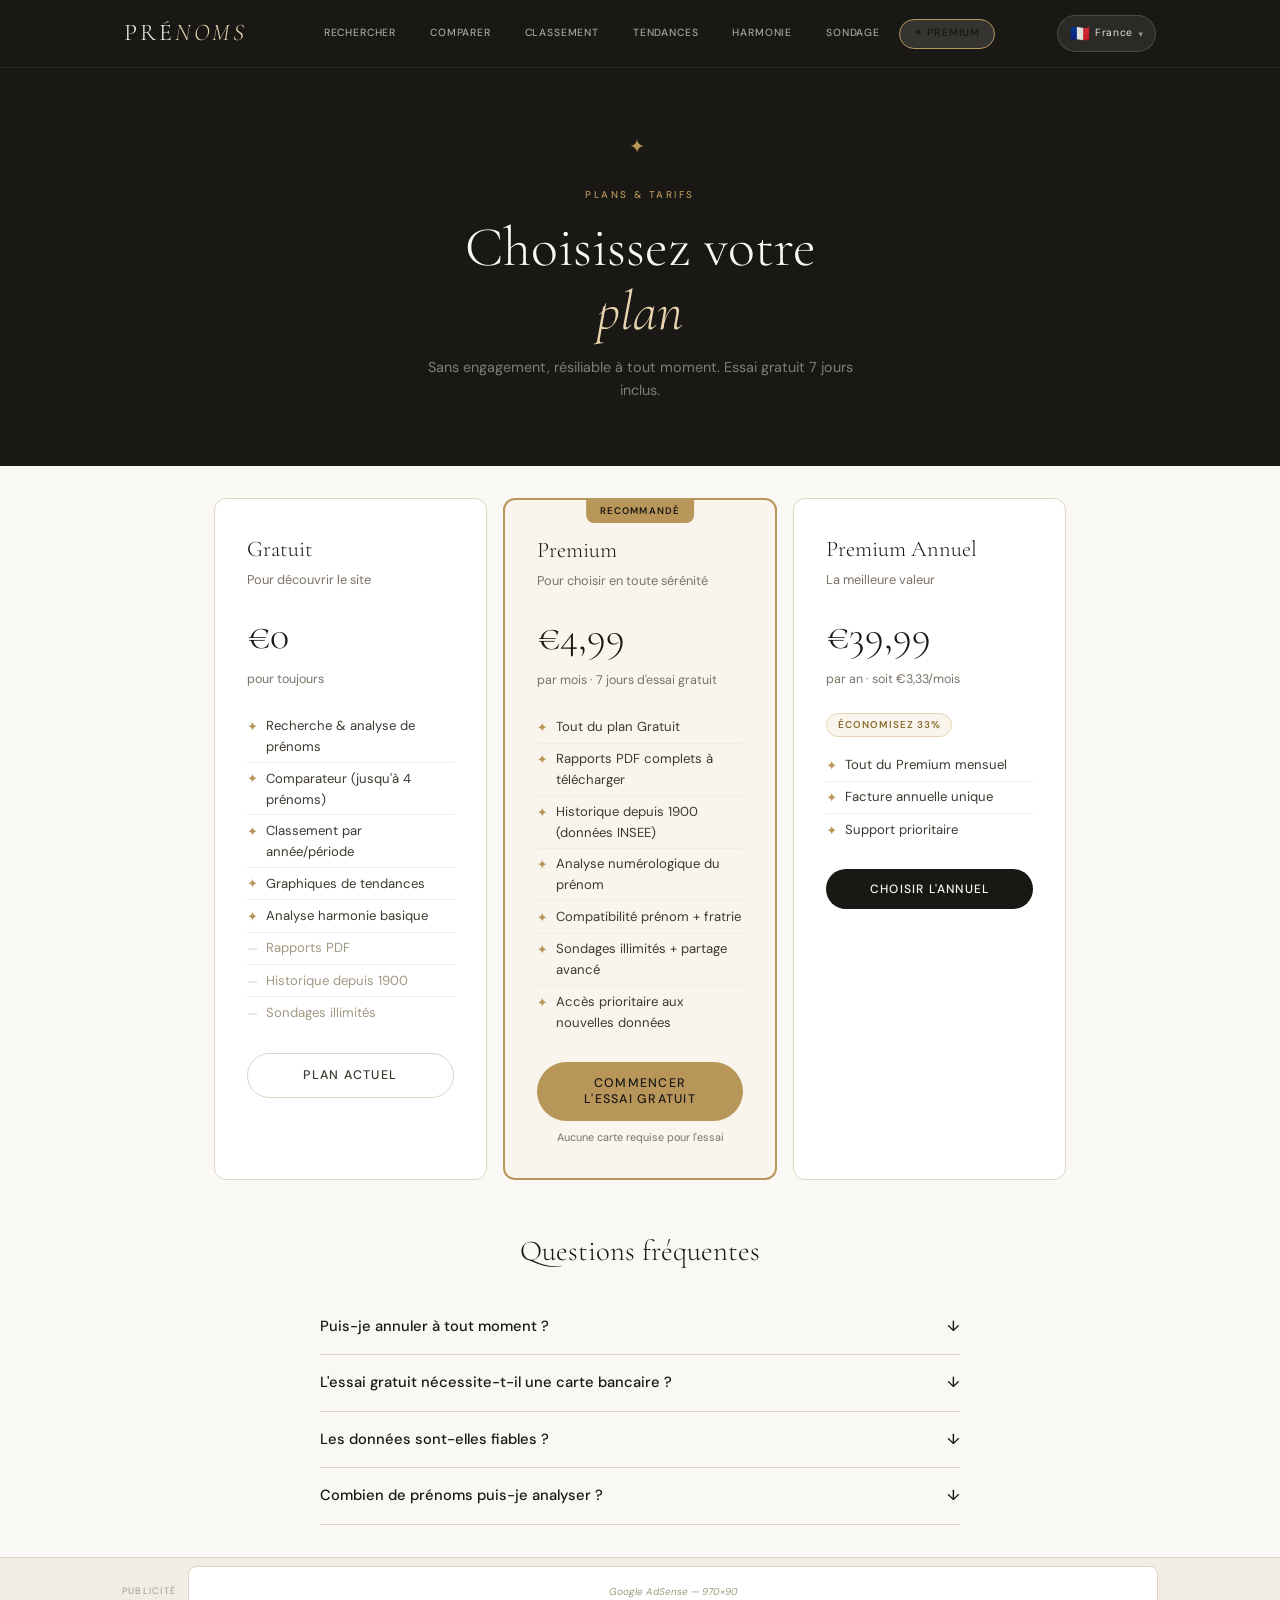
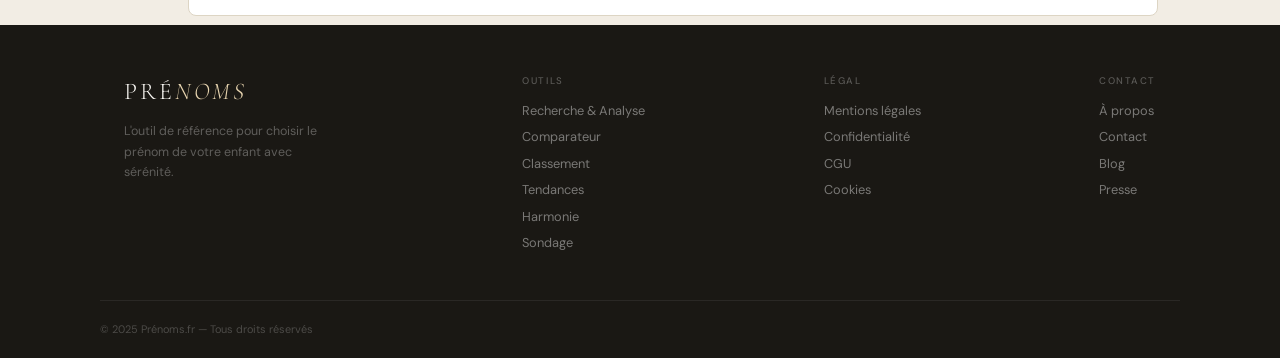
<file: premium.html>
<!DOCTYPE html>
<html lang="fr">
<head>
<meta charset="UTF-8">
<meta name="viewport" content="width=device-width, initial-scale=1">
<title>Premium — Prénoms</title>
<link href="https://fonts.googleapis.com/css2?family=Cormorant+Garamond:ital,wght@0,300;0,400;0,500;1,300;1,400&family=DM+Sans:opsz,wght@9..40,300;9..40,400;9..40,500&display=swap" rel="stylesheet">
<link rel="stylesheet" href="styles.css">
<style>
.plan-card { background:var(--white);border:1px solid var(--border);border-radius:var(--radius);padding:2rem;flex:1;min-width:260px;position:relative;transition:.2s }
.plan-card:hover { box-shadow:var(--shadow-lg) }
.plan-card.featured { border:2px solid var(--gold);background:var(--gold-pale) }
.plan-name { font-family:var(--font-serif);font-size:1.4rem;font-weight:300;color:var(--ink);margin-bottom:.25rem }
.plan-price { font-family:var(--font-serif);font-size:2.5rem;font-weight:300;color:var(--ink);margin:.75rem 0 .2rem }
.plan-period { font-size:.78rem;color:var(--ink-3);margin-bottom:1.25rem }
.plan-feat { font-size:.82rem;color:var(--ink-2);padding:.3rem 0;border-bottom:1px solid var(--cream-2);display:flex;gap:.5rem;align-items:flex-start }
.plan-feat:last-of-type { border-bottom:none }
.plan-feat-icon { color:var(--gold);flex-shrink:0;margin-top:.05rem }
.plan-feat-off { color:var(--ink-4) }
.plan-feat-off .plan-feat-icon { color:var(--border) }
.featured-badge { position:absolute;top:-1px;left:50%;transform:translateX(-50%);background:var(--gold);color:var(--ink);font-size:.6rem;font-weight:600;letter-spacing:.12em;text-transform:uppercase;padding:.28rem .85rem;border-radius:0 0 var(--radius-sm) var(--radius-sm) }
.faq-item { border-bottom:1px solid var(--border);padding:1rem 0 }
.faq-q { font-size:.92rem;font-weight:500;color:var(--ink);cursor:pointer;display:flex;justify-content:space-between;align-items:center;gap:.5rem }
.faq-a { font-size:.85rem;color:var(--ink-3);line-height:1.7;margin-top:.6rem;display:none }
.faq-item.open .faq-a { display:block }
.faq-item.open .faq-arrow { transform:rotate(180deg) }
.faq-arrow { transition:.2s;flex-shrink:0 }
</style>
</head>
<body>

<nav id="nav"><div class="nav-inner">
  <a class="logo" href="index.html">Pré<span>noms</span></a>
  <button class="nav-burger" onclick="toggleMenu()"><span></span><span></span><span></span></button>
  <div class="nav-links" id="navLinks">
    <a class="nav-link" href="recherche.html" data-i18n="rechercher">Rechercher</a>
    <a class="nav-link" href="comparer.html" data-i18n="comparer">Comparer</a>
    <a class="nav-link" href="classement.html" data-i18n="classement">Classement</a>
    <a class="nav-link" href="tendances.html" data-i18n="tendances">Tendances</a>
    <a class="nav-link" href="harmonie.html" data-i18n="harmonie">Harmonie</a>
    <a class="nav-link" href="sondage.html" data-i18n="sondage">Sondage</a>
    <a class="nav-link nav-premium active" href="premium.html" data-i18n="premium">✦ Premium</a>
  </div>
  <details class="pays-selector" id="paysSelector">
    <summary class="pays-btn">
      <span id="pays-flag">🇫🇷</span>
      <span id="pays-nom" style="font-size:.65rem;letter-spacing:.06em">France</span>
      <span class="pays-chevron">▾</span>
    </summary>
    <div class="pays-dropdown" id="paysDropdown">
      <p style="font-size:.6rem;letter-spacing:.1em;text-transform:uppercase;color:rgba(255,255,255,.4);padding:.5rem .75rem .25rem;font-weight:500">Pays / Langue</p>
      <div id="paysSelectList"></div>
    </div>
  </details>
</div></nav>

<div style="background:var(--ink);padding:4rem 1.5rem;text-align:center">
  <div class="hero-ornament" style="animation:none">✦</div>
  <p style="font-size:.62rem;letter-spacing:.25em;text-transform:uppercase;color:var(--gold);font-weight:500;margin-bottom:.75rem">Plans & Tarifs</p>
  <h1 style="font-family:var(--font-serif);font-size:clamp(2rem,5vw,3.5rem);font-weight:300;color:var(--cream);line-height:1.15;margin-bottom:.75rem">Choisissez votre<br><em style="color:var(--gold-l)">plan</em></h1>
  <p style="font-size:.9rem;color:rgba(250,248,244,.45);max-width:440px;margin:0 auto">Sans engagement, résiliable à tout moment. Essai gratuit 7 jours inclus.</p>
</div>

<div style="max-width:900px;margin:0 auto;padding:2rem 1.5rem">

  <div style="display:flex;gap:1rem;flex-wrap:wrap;margin-bottom:3rem">
    <!-- GRATUIT -->
    <div class="plan-card">
      <div class="plan-name">Gratuit</div>
      <div style="font-size:.8rem;color:var(--ink-3);margin-bottom:.75rem">Pour découvrir le site</div>
      <div class="plan-price">€0</div>
      <div class="plan-period">pour toujours</div>
      <div class="plan-feat"><span class="plan-feat-icon">✦</span>Recherche & analyse de prénoms</div>
      <div class="plan-feat"><span class="plan-feat-icon">✦</span>Comparateur (jusqu'à 4 prénoms)</div>
      <div class="plan-feat"><span class="plan-feat-icon">✦</span>Classement par année/période</div>
      <div class="plan-feat"><span class="plan-feat-icon">✦</span>Graphiques de tendances</div>
      <div class="plan-feat"><span class="plan-feat-icon">✦</span>Analyse harmonie basique</div>
      <div class="plan-feat plan-feat-off"><span class="plan-feat-icon">—</span><span>Rapports PDF</span></div>
      <div class="plan-feat plan-feat-off"><span class="plan-feat-icon">—</span><span>Historique depuis 1900</span></div>
      <div class="plan-feat plan-feat-off"><span class="plan-feat-icon">—</span><span>Sondages illimités</span></div>
      <button class="btn-ghost-light" style="width:100%;margin-top:1.5rem;text-align:center">Plan actuel</button>
    </div>

    <!-- PREMIUM -->
    <div class="plan-card featured">
      <div class="featured-badge">Recommandé</div>
      <div class="plan-name">Premium</div>
      <div style="font-size:.8rem;color:var(--ink-3);margin-bottom:.75rem">Pour choisir en toute sérénité</div>
      <div class="plan-price">€4,99</div>
      <div class="plan-period">par mois · 7 jours d'essai gratuit</div>
      <div class="plan-feat"><span class="plan-feat-icon">✦</span>Tout du plan Gratuit</div>
      <div class="plan-feat"><span class="plan-feat-icon">✦</span>Rapports PDF complets à télécharger</div>
      <div class="plan-feat"><span class="plan-feat-icon">✦</span>Historique depuis 1900 (données INSEE)</div>
      <div class="plan-feat"><span class="plan-feat-icon">✦</span>Analyse numérologique du prénom</div>
      <div class="plan-feat"><span class="plan-feat-icon">✦</span>Compatibilité prénom + fratrie</div>
      <div class="plan-feat"><span class="plan-feat-icon">✦</span>Sondages illimités + partage avancé</div>
      <div class="plan-feat"><span class="plan-feat-icon">✦</span>Accès prioritaire aux nouvelles données</div>
      <button class="btn-primary" style="width:100%;margin-top:1.5rem;text-align:center" onclick="alert('Intégration Stripe à connecter')">Commencer l'essai gratuit</button>
      <p style="font-size:.68rem;color:var(--ink-3);text-align:center;margin-top:.5rem">Aucune carte requise pour l'essai</p>
    </div>

    <!-- ANNUEL -->
    <div class="plan-card">
      <div class="plan-name">Premium Annuel</div>
      <div style="font-size:.8rem;color:var(--ink-3);margin-bottom:.75rem">La meilleure valeur</div>
      <div class="plan-price">€39,99</div>
      <div class="plan-period">par an · soit €3,33/mois</div>
      <div style="display:inline-block;background:var(--gold-pale);border:1px solid var(--gold-l);color:var(--gold-deep);font-size:.62rem;font-weight:600;letter-spacing:.1em;text-transform:uppercase;padding:.2rem .65rem;border-radius:var(--radius-pill);margin-bottom:.75rem">Économisez 33%</div>
      <div class="plan-feat"><span class="plan-feat-icon">✦</span>Tout du Premium mensuel</div>
      <div class="plan-feat"><span class="plan-feat-icon">✦</span>Facture annuelle unique</div>
      <div class="plan-feat"><span class="plan-feat-icon">✦</span>Support prioritaire</div>
      <button class="btn-ink" style="width:100%;margin-top:1.5rem;text-align:center" onclick="alert('Intégration Stripe à connecter')">Choisir l'annuel</button>
    </div>
  </div>

  <!-- FAQ -->
  <div style="max-width:640px;margin:0 auto">
    <h2 style="font-family:var(--font-serif);font-size:1.8rem;font-weight:300;color:var(--ink);text-align:center;margin-bottom:1.5rem">Questions fréquentes</h2>
    <div class="faq-item" onclick="this.classList.toggle('open')">
      <div class="faq-q">Puis-je annuler à tout moment ?<span class="faq-arrow">↓</span></div>
      <div class="faq-a">Oui, absolument. Vous pouvez annuler votre abonnement à tout moment depuis votre compte. Vous conservez l'accès jusqu'à la fin de la période déjà payée.</div>
    </div>
    <div class="faq-item" onclick="this.classList.toggle('open')">
      <div class="faq-q">L'essai gratuit nécessite-t-il une carte bancaire ?<span class="faq-arrow">↓</span></div>
      <div class="faq-a">Non. Vous pouvez démarrer l'essai de 7 jours sans entrer d'informations de paiement. Vous ne serez facturé qu'à la fin de l'essai si vous choisissez de continuer.</div>
    </div>
    <div class="faq-item" onclick="this.classList.toggle('open')">
      <div class="faq-q">Les données sont-elles fiables ?<span class="faq-arrow">↓</span></div>
      <div class="faq-a">Les données de popularité sont des estimations basées sur les statistiques INSEE et alimentées par l'IA Claude d'Anthropic. Les données historiques Premium proviennent de l'état civil français.</div>
    </div>
    <div class="faq-item" onclick="this.classList.toggle('open')">
      <div class="faq-q">Combien de prénoms puis-je analyser ?<span class="faq-arrow">↓</span></div>
      <div class="faq-a">En version gratuite, vous pouvez analyser autant de prénoms que vous le souhaitez. Le Premium débloque les rapports PDF, l'historique étendu et les fonctionnalités avancées.</div>
    </div>
  </div>
</div>

<div class="ad-banner ad-banner-footer"><span class="ad-label">Publicité</span><div class="ad-slot ad-slot-970">Google AdSense — 970×90</div></div>

<footer>
  <div class="footer-inner container">
    <div class="footer-brand"><a class="logo" href="index.html">Pré<span>noms</span></a><p>L'outil de référence pour choisir le prénom de votre enfant avec sérénité.</p></div>
    <div class="footer-col"><h4>Outils</h4><a href="recherche.html">Recherche & Analyse</a><a href="comparer.html">Comparateur</a><a href="classement.html" data-i18n="classement">Classement</a><a href="tendances.html" data-i18n="tendances">Tendances</a><a href="harmonie.html" data-i18n="harmonie">Harmonie</a><a href="sondage.html" data-i18n="sondage">Sondage</a></div>
    <div class="footer-col"><h4>Légal</h4><a href="#">Mentions légales</a><a href="#">Confidentialité</a><a href="#">CGU</a><a href="#">Cookies</a></div>
    <div class="footer-col"><h4>Contact</h4><a href="#">À propos</a><a href="#">Contact</a><a href="#">Blog</a><a href="#">Presse</a></div>
  </div>
  <div class="footer-bottom container"><p>© 2025 Prénoms.fr — Tous droits réservés</p></div>
</footer>

<script src="i18n.js"></script>
<script src="app.js">// Traduire la nav au changement de pays
window.addEventListener('paysChanged', function() {
  if (typeof applyTranslations === 'function') applyTranslations();
});
</script>
</body>
</html>
</file>
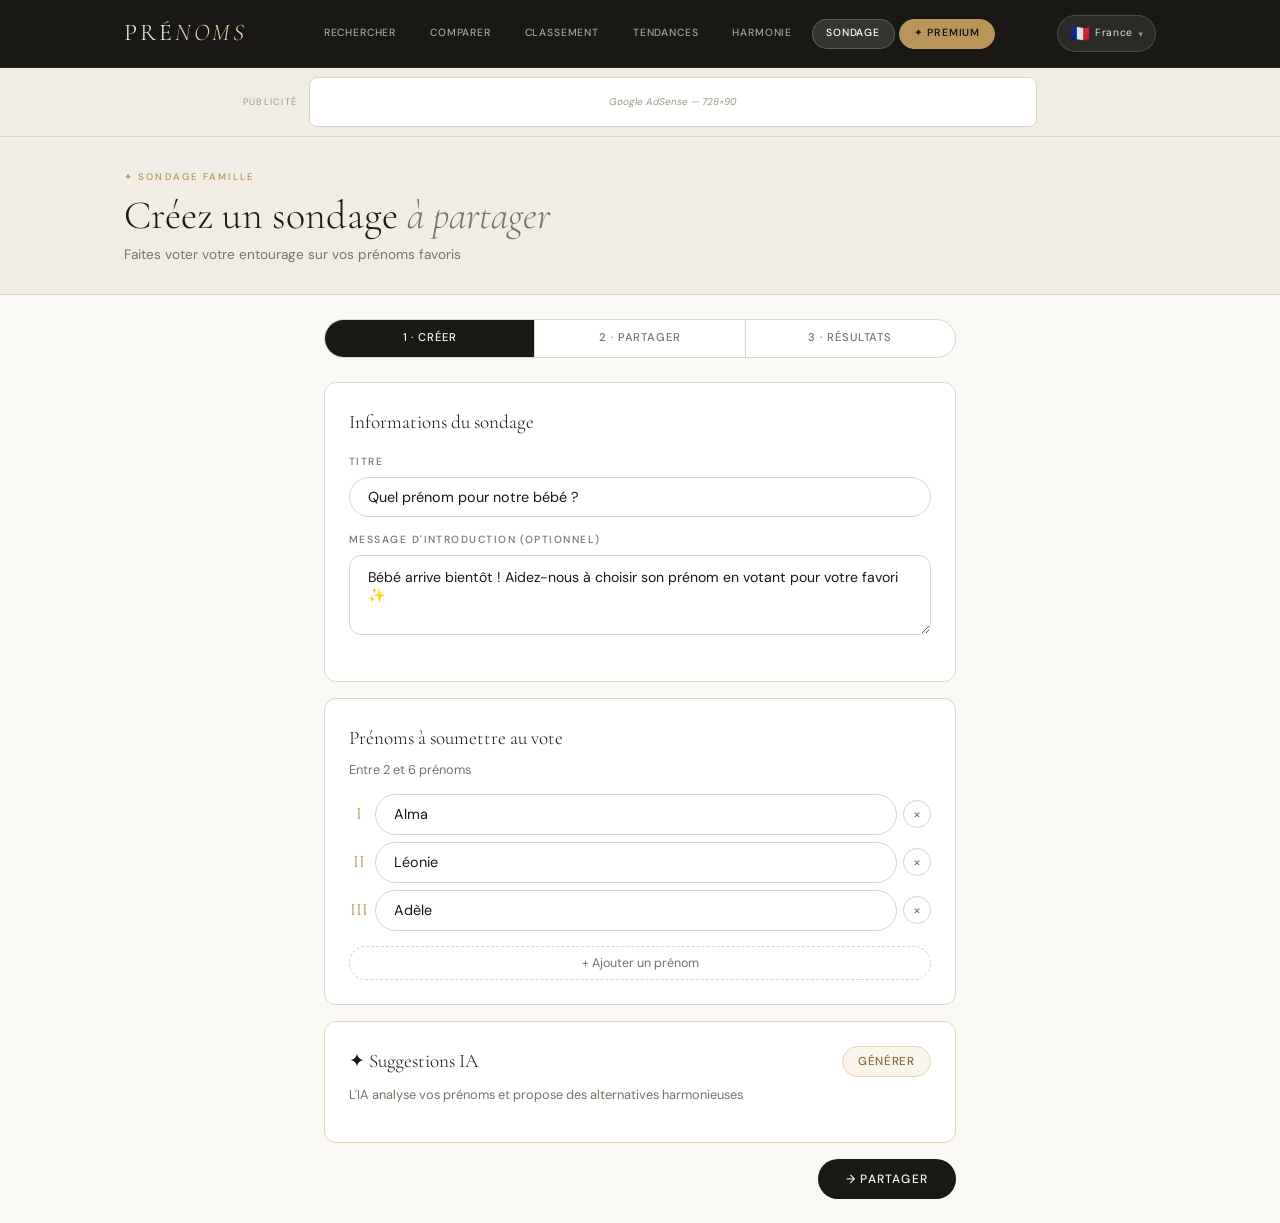
<file: sondage.html>
<!DOCTYPE html>
<html lang="fr">
<head>
<meta charset="UTF-8">
<meta name="viewport" content="width=device-width, initial-scale=1">
<title>Sondage — Prénoms</title>
<link href="https://fonts.googleapis.com/css2?family=Cormorant+Garamond:ital,wght@0,300;0,400;0,500;1,300;1,400&family=DM+Sans:opsz,wght@9..40,300;9..40,400;9..40,500&display=swap" rel="stylesheet">
<link rel="stylesheet" href="styles.css">
<style>
.step-indicator { display:flex;background:var(--white);border:1px solid var(--border);border-radius:var(--radius-pill);overflow:hidden;margin-bottom:1.5rem }
.step-tab { flex:1;text-align:center;padding:.6rem;font-size:.7rem;letter-spacing:.08em;text-transform:uppercase;font-weight:500;color:var(--ink-3);cursor:pointer;transition:.2s;border-right:1px solid var(--border) }
.step-tab:last-child { border-right:none }
.step-tab.done { background:var(--cream-2);color:var(--ink-3) }
.step-tab.active { background:var(--ink);color:var(--cream) }
.vote-opt { background:var(--white);border:1.5px solid var(--border);border-radius:var(--radius);padding:.9rem 1.1rem;cursor:pointer;transition:.2s;display:flex;align-items:center;justify-content:space-between;gap:.75rem;margin-bottom:.55rem }
.vote-opt:hover { border-color:var(--gold-l);background:var(--cream) }
.vote-name { font-family:var(--font-serif);font-size:1.4rem;font-weight:300;color:var(--ink) }
.vote-bar-bg { flex:1;height:5px;background:var(--cream-2);border-radius:3px;overflow:hidden }
.vote-bar-fill { height:100%;background:var(--gold);border-radius:3px;transition:.6s }
.vote-count { font-size:.75rem;color:var(--ink-3);min-width:44px;text-align:right }
.vote-pct { font-size:.82rem;font-weight:500;color:var(--gold);min-width:34px;text-align:right }
.winner-announce { background:var(--ink);border-radius:var(--radius);padding:1.1rem 1.4rem;display:flex;align-items:center;gap:1rem;margin-bottom:1rem;flex-wrap:wrap }
.wa-text { color:rgba(255,255,255,.65);font-size:.82rem;line-height:1.5 }
.wa-text strong { color:var(--cream);display:block;font-size:.88rem;margin-bottom:.1rem }
.wa-name { font-family:var(--font-serif);font-size:1.8rem;font-weight:300;color:var(--gold-l);margin-left:auto }
.avatar { width:32px;height:32px;border-radius:50%;display:flex;align-items:center;justify-content:center;font-size:.68rem;font-weight:500;border:2px solid var(--white);flex-shrink:0 }
.prenom-slot-row { display:flex;gap:.4rem;align-items:center;margin-bottom:.45rem }
.slot-num { font-family:var(--font-serif);font-size:1.1rem;color:var(--gold);width:20px;text-align:center;flex-shrink:0 }
.slot-del { background:none;border:1px solid var(--border);color:var(--ink-3);width:28px;height:28px;border-radius:50%;cursor:pointer;font-size:.9rem;display:flex;align-items:center;justify-content:center;transition:.15s;flex-shrink:0 }
.slot-del:hover { background:#fee;border-color:#f7c1c1;color:#c33 }
</style>
</head>
<body>

<nav id="nav"><div class="nav-inner">
  <a class="logo" href="index.html">Pré<span>noms</span></a>
  <button class="nav-burger" onclick="toggleMenu()"><span></span><span></span><span></span></button>
  <div class="nav-links" id="navLinks">
    <a class="nav-link" href="recherche.html" data-i18n="rechercher">Rechercher</a>
    <a class="nav-link" href="comparer.html" data-i18n="comparer">Comparer</a>
    <a class="nav-link" href="classement.html" data-i18n="classement">Classement</a>
    <a class="nav-link" href="tendances.html" data-i18n="tendances">Tendances</a>
    <a class="nav-link" href="harmonie.html" data-i18n="harmonie">Harmonie</a>
    <a class="nav-link active" href="sondage.html" data-i18n="sondage">Sondage</a>
    <a class="nav-link nav-premium" href="premium.html" data-i18n="premium">✦ Premium</a>
  </div>
  <details class="pays-selector" id="paysSelector">
    <summary class="pays-btn">
      <span id="pays-flag">🇫🇷</span>
      <span id="pays-nom" style="font-size:.65rem;letter-spacing:.06em">France</span>
      <span class="pays-chevron">▾</span>
    </summary>
    <div class="pays-dropdown" id="paysDropdown">
      <p style="font-size:.6rem;letter-spacing:.1em;text-transform:uppercase;color:rgba(255,255,255,.4);padding:.5rem .75rem .25rem;font-weight:500">Pays / Langue</p>
      <div id="paysSelectList"></div>
    </div>
  </details>
</div></nav>

<div class="ad-banner"><span class="ad-label">Publicité</span><div class="ad-slot ad-slot-728">Google AdSense — 728×90</div></div>

<div class="page-header"><div class="container">
  <div>
    <p class="page-tag" data-i18n="page_tag_sondage">✦ Sondage famille</p>
    <h1 class="page-title" data-i18n="page_title_sondage">Créez un sondage <em>à partager</em></h1>
    <p class="page-sub" data-i18n="page_sub_sondage">Faites voter votre entourage sur vos prénoms favoris</p>
  </div>
</div></div>

<div style="max-width:680px;margin:0 auto;padding:1.5rem">

  <div class="step-indicator">
    <div class="step-tab active" id="t1" data-i18n="step1">1 · Créer</div>
    <div class="step-tab" id="t2" data-i18n="step2">2 · Partager</div>
    <div class="step-tab" id="t3" data-i18n="step3">3 · Résultats</div>
  </div>

  <!-- ÉTAPE 1 -->
  <div id="s1">
    <div class="card" style="margin-bottom:1rem">
      <h3 class="card-title" data-i18n="infos_sondage">Informations du sondage</h3>
      <div class="form-group">
        <label class="form-label">Titre</label>
        <input type="text" id="pollTitle" class="form-input" id="pollTitleInput" value="Quel prénom pour notre bébé ?">
      </div>
      <div class="form-group">
        <label class="form-label">Message d'introduction (optionnel)</label>
        <textarea id="pollDesc" class="form-textarea" id="pollDescInput">Bébé arrive bientôt ! Aidez-nous à choisir son prénom en votant pour votre favori ✨</textarea>
      </div>
    </div>

    <div class="card" style="margin-bottom:1rem">
      <h3 class="card-title" data-i18n="prenoms_vote">Prénoms à soumettre au vote</h3>
      <p style="font-size:.8rem;color:var(--ink-3);margin-bottom:.85rem;margin-top:-.6rem" data-i18n="entre_2_6">Entre 2 et 6 prénoms</p>
      <div id="slotsList">
        <div class="prenom-slot-row"><span class="slot-num">I</span><input class="form-input" type="text" id="slot1" style="border-radius:var(--radius-pill)"><button class="slot-del" onclick="delSlot(this)">×</button></div>
        <div class="prenom-slot-row"><span class="slot-num">II</span><input class="form-input" type="text" id="slot2" style="border-radius:var(--radius-pill)"><button class="slot-del" onclick="delSlot(this)">×</button></div>
        <div class="prenom-slot-row"><span class="slot-num">III</span><input class="form-input" type="text" id="slot3" style="border-radius:var(--radius-pill)"><button class="slot-del" onclick="delSlot(this)">×</button></div>
      </div>
      <button onclick="addSlot()" style="width:100%;background:none;border:1px dashed var(--border);color:var(--ink-3);padding:.5rem;border-radius:var(--radius-pill);cursor:pointer;font-size:.78rem;margin-top:.5rem;transition:.15s" data-i18n="ajouter_prenom">+ Ajouter un prénom</button>
    </div>

    <div class="card" style="border-color:var(--gold-l);margin-bottom:1rem">
      <div style="display:flex;align-items:center;justify-content:space-between;gap:.75rem;margin-bottom:.5rem;flex-wrap:wrap">
        <h3 class="card-title" style="margin-bottom:0" data-i18n="suggestions_ia">✦ Suggestions IA</h3>
        <button id="aiBtn" onclick="genAI()" style="background:var(--gold-pale);border:1px solid var(--gold-l);color:var(--gold-deep);cursor:pointer;padding:.45rem .95rem;border-radius:var(--radius-pill);font-size:.72rem;font-weight:500;letter-spacing:.06em;text-transform:uppercase;white-space:nowrap;transition:.15s" data-i18n="generer">Générer</button>
      </div>
      <p style="font-size:.8rem;color:var(--ink-3);margin-bottom:.75rem" data-i18n="ia_analyse">L'IA analyse vos prénoms et propose des alternatives harmonieuses</p>
      <div id="aiArea"></div>
    </div>

    <div style="display:flex;justify-content:flex-end">
      <button class="btn-ink" onclick="goStep2()" data-i18n="continuer">Continuer → Partager</button>
    </div>
  </div>

  <!-- ÉTAPE 2 -->
  <div id="s2" style="display:none">
    <div class="card" style="margin-bottom:1rem">
      <h3 class="card-title">Votre sondage est prêt ✦</h3>
      <p style="font-size:.85rem;color:var(--ink-3);margin-bottom:1rem">Partagez ce lien avec vos proches pour qu'ils votent</p>
      <div class="card-label">Lien de partage</div>
      <div style="display:flex;gap:.6rem;align-items:center;background:var(--cream-2);border:1px solid var(--border);border-radius:var(--radius-sm);padding:.75rem 1rem;margin-bottom:1rem">
        <span id="shareUrl" style="flex:1;font-size:.82rem;color:var(--ink-2);word-break:break-all;font-family:monospace">prenoms.fr/sondage/…</span>
        <button onclick="copyLink()" style="background:var(--ink);color:var(--cream);border:none;padding:.45rem .9rem;border-radius:var(--radius-pill);font-size:.7rem;font-weight:500;letter-spacing:.06em;text-transform:uppercase;cursor:pointer;white-space:nowrap;transition:.15s" id="copyBtn">Copier</button>
      </div>
      <div style="display:flex;gap:.5rem;flex-wrap:wrap;margin-bottom:1.25rem">
        <button onclick="alert('En production : partage WhatsApp')" class="btn-ghost-light" style="font-size:.72rem;padding:.5rem 1rem">📱 WhatsApp</button>
        <button onclick="alert('En production : partage Email')" class="btn-ghost-light" style="font-size:.72rem;padding:.5rem 1rem">✉️ Email</button>
        <button onclick="alert('En production : partage SMS')" class="btn-ghost-light" style="font-size:.72rem;padding:.5rem 1rem">💬 SMS</button>
      </div>
      <div class="card-label" style="margin-bottom:.75rem">Aperçu du sondage</div>
      <div id="preview"></div>
    </div>
    <div style="display:flex;gap:.6rem;justify-content:space-between">
      <button class="btn-ghost-light" onclick="showStep(1)">← Modifier</button>
      <button class="btn-ink" onclick="goStep3()">Voir les résultats →</button>
    </div>
  </div>

  <!-- ÉTAPE 3 -->
  <div id="s3" style="display:none">
    <div id="winnerArea"></div>
    <div class="card" style="margin-bottom:1rem">
      <div style="display:flex;align-items:center;justify-content:space-between;margin-bottom:1rem;flex-wrap:wrap;gap:.5rem">
        <h3 style="font-family:var(--font-serif);font-size:1.1rem;font-weight:300;color:var(--ink)">Résultats en direct</h3>
        <span id="totalVotes" style="font-size:.75rem;color:var(--ink-3)">0 vote</span>
      </div>
      <div id="resultsArea"></div>
      <div style="margin-top:1rem;padding-top:1rem;border-top:1px solid var(--border)">
        <div style="font-size:.72rem;color:var(--ink-3);margin-bottom:.5rem">Votants</div>
        <div id="votersRow" style="display:flex;flex-wrap:wrap;gap:.35rem"></div>
      </div>
    </div>
    <div class="card" style="border-color:var(--gold-l);margin-bottom:1rem">
      <h3 style="font-family:var(--font-serif);font-size:1rem;font-weight:300;color:var(--ink);margin-bottom:.5rem">✦ Simuler un vote</h3>
      <p style="font-size:.8rem;color:var(--ink-3);margin-bottom:.75rem">Cliquez sur un prénom pour simuler un vote de votre entourage</p>
      <div id="voteButtons" style="display:flex;gap:.5rem;flex-wrap:wrap"></div>
    </div>
    <div style="display:flex;gap:.6rem;justify-content:space-between;flex-wrap:wrap">
      <button class="btn-ghost-light" onclick="showStep(2)">← Partage</button>
      <button class="btn-ghost-light" onclick="resetAll()">Nouveau sondage</button>
    </div>
  </div>

</div>

<script src="i18n.js"></script>
<script src="app.js"></script>
<script>
const romans = ['I','II','III','IV','V','VI'];
let votes = {}, voters = [], pollData = {};
const avatarNames = ['Maman','Papa','Grand-mère','Grand-père','Tante','Oncle','Ami(e)','Sœur','Frère'];
const avatarColors = ['#e8d5b0','#d5e8d0','#d0d5e8','#e8d0d5','#e0d5e8'];
const avatarTextColors = ['#7a5a20','#3a6b30','#304080','#803040','#603080'];

function addSlot() {
  const list = document.getElementById('slotsList');
  if (list.children.length >= 6) return;
  const n = list.children.length;
  const div = document.createElement('div');
  div.className = 'prenom-slot-row';
  div.innerHTML = `<span class="slot-num">${romans[n]}</span><input class="form-input" type="text" placeholder="Prénom ${n+1}" style="border-radius:var(--radius-pill)"><button class="slot-del" onclick="delSlot(this)">×</button>`;
  list.appendChild(div);
}

function delSlot(btn) {
  const list = document.getElementById('slotsList');
  if (list.children.length <= 2) return;
  btn.parentElement.remove();
  Array.from(list.children).forEach((el, i) => { el.querySelector('.slot-num').textContent = romans[i]; });
}

function getSlots() {
  return Array.from(document.querySelectorAll('#slotsList .form-input')).map(i => i.value.trim()).filter(Boolean);
}

async function genAI() {
  const prenoms = getSlots();
  if (!prenoms.length) { alert('Ajoutez au moins un prénom.'); return; }
  const btn = document.getElementById('aiBtn');
  btn.disabled = true; btn.textContent = 'Génération…';
  const area = document.getElementById('aiArea');
  area.innerHTML = '<div class="loading-bar-wrap"><div class="loading-bar"></div></div>';
  try {
    const d = await callClaude(`Basé sur: ${prenoms.join(', ')}, suggère 4 prénoms similaires (style/origine/harmonie). UNIQUEMENT JSON sans markdown:
{"suggestions":[{"prenom":"Nom","raison":"raison courte max 8 mots"}]}`);
    area.innerHTML = `<div style="display:flex;gap:.4rem;flex-wrap:wrap">${d.suggestions.map(s => `<button onclick="addSuggestion('${s.prenom}')" style="background:var(--cream-2);border:1px solid var(--border);border-radius:var(--radius-pill);padding:.35rem .85rem;cursor:pointer;transition:.15s;text-align:left"><strong style="font-family:var(--font-serif);font-size:1rem;color:var(--ink)">${s.prenom}</strong> <span style="font-size:.7rem;color:var(--ink-3)">— ${s.raison}</span></button>`).join('')}</div>`;
  } catch(e) { area.innerHTML = '<p style="font-size:.8rem;color:#c33">Erreur. Réessayez.</p>'; }
  btn.disabled = false; btn.textContent = 'Générer';
}

function addSuggestion(name) {
  const list = document.getElementById('slotsList');
  if (list.children.length >= 6) return;
  const n = list.children.length;
  const div = document.createElement('div');
  div.className = 'prenom-slot-row';
  div.innerHTML = `<span class="slot-num">${romans[n]}</span><input class="form-input" type="text" value="${name}" style="border-radius:var(--radius-pill)"><button class="slot-del" onclick="delSlot(this)">×</button>`;
  list.appendChild(div);
}

function goStep2() {
  const prenoms = getSlots();
  if (prenoms.length < 2) { alert('Ajoutez au moins 2 prénoms.'); return; }
  pollData = { title: document.getElementById('pollTitle').value || 'Votez !', desc: document.getElementById('pollDesc').value || '', prenoms };
  votes = {}; prenoms.forEach(p => { votes[p] = 0; });
  const pid = 'sondage-' + Math.random().toString(36).slice(2, 8);
  document.getElementById('shareUrl').textContent = `prenoms.fr/${pid}`;
  document.getElementById('preview').innerHTML = `<div style="background:var(--cream-2);border:1px solid var(--border);border-radius:var(--radius);padding:1.1rem">
    <div style="font-family:var(--font-serif);font-size:1.2rem;font-weight:300;color:var(--ink);margin-bottom:.25rem">${pollData.title}</div>
    ${pollData.desc ? `<div style="font-size:.8rem;color:var(--ink-3);margin-bottom:.75rem">${pollData.desc}</div>` : ''}
    ${prenoms.map(p => `<div style="background:var(--white);border:1px solid var(--border);border-radius:8px;padding:.7rem 1rem;margin-bottom:.35rem;display:flex;align-items:center;gap:.6rem;font-family:var(--font-serif);font-size:1.1rem;color:var(--ink)"><div style="width:14px;height:14px;border-radius:50%;border:1.5px solid var(--border)"></div>${p}</div>`).join('')}
    <div style="margin-top:.6rem;font-size:.65rem;color:var(--ink-3);text-align:center">Prénoms.fr</div>
  </div>`;
  showStep(2);
}

function goStep3() {
  voters = [];
  renderResults();
  document.getElementById('voteButtons').innerHTML = pollData.prenoms.map(p =>
    `<button onclick="simVote('${p}')" style="background:var(--cream-2);border:1px solid var(--border);border-radius:var(--radius-pill);padding:.45rem 1rem;cursor:pointer;font-family:var(--font-serif);font-size:1.1rem;color:var(--ink);transition:.15s" onmouseover="this.style.borderColor='var(--gold)'" onmouseout="this.style.borderColor='var(--border)'">${p}</button>`
  ).join('');
  showStep(3);
}

function renderResults() {
  const total = Object.values(votes).reduce((s, v) => s + v, 0);
  document.getElementById('totalVotes').textContent = `${total} vote${total !== 1 ? 's' : ''}`;
  document.getElementById('resultsArea').innerHTML = Object.entries(votes).sort((a,b) => b[1]-a[1]).map(([name, v]) => {
    const pct = total ? Math.round(v / total * 100) : 0;
    return `<div class="vote-opt"><span class="vote-name">${name}</span><div class="vote-bar-bg"><div class="vote-bar-fill" style="width:${pct}%"></div></div><span class="vote-count">${v} vote${v!==1?'s':''}</span><span class="vote-pct">${pct}%</span></div>`;
  }).join('');
  const wa = document.getElementById('winnerArea');
  if (total > 0) {
    const sorted = Object.entries(votes).sort((a,b) => b[1]-a[1]);
    wa.innerHTML = `<div class="winner-announce"><div class="wa-text"><strong>✦ En tête</strong>Avec ${sorted[0][1]} vote${sorted[0][1]!==1?'s':''} sur ${total}</div><div class="wa-name">${sorted[0][0]}</div></div>`;
  } else wa.innerHTML = '';
}

function simVote(name) {
  votes[name] = (votes[name] || 0) + 1;
  const available = avatarNames.filter(n => !voters.includes(n));
  voters.push(available.length ? available[Math.floor(Math.random()*available.length)] : 'Proche ' + (voters.length + 1));
  renderResults();
  document.getElementById('votersRow').innerHTML = voters.map((v, i) => `<div class="avatar" style="background:${avatarColors[i%5]};color:${avatarTextColors[i%5]}" title="${v}">${v.slice(0,2).toUpperCase()}</div>`).join('');
}

function copyLink() {
  const url = document.getElementById('shareUrl').textContent;
  navigator.clipboard.writeText('https://' + url).then(() => {
    const btn = document.getElementById('copyBtn');
    btn.textContent = 'Copié !';
    setTimeout(() => btn.textContent = 'Copier', 2000);
  }).catch(() => alert('Lien : https://' + url));
}

function showStep(n) {
  ['s1','s2','s3'].forEach((id, i) => document.getElementById(id).style.display = i+1 === n ? 'block' : 'none');
  ['t1','t2','t3'].forEach((id, i) => {
    const t = document.getElementById(id);
    t.className = 'step-tab' + (i+1 === n ? ' active' : i+1 < n ? ' done' : '');
  });
}

function resetAll() { pollData = {}; votes = {}; voters = []; document.getElementById('winnerArea').innerHTML = ''; showStep(1); }
// Init titre et desc du sondage selon la langue
(function() {
  var ti = document.getElementById('pollTitleInput');
  var di = document.getElementById('pollDescInput');
  if (ti && typeof t === 'function') { ti.value = t('poll_title_default') || ti.value; }
  if (di && typeof t === 'function') { di.value = t('poll_desc_default') || di.value; }
})();
window.addEventListener('paysChanged', function() {
  var ti = document.getElementById('pollTitleInput');
  var di = document.getElementById('pollDescInput');
  if (ti && typeof t === 'function') ti.value = t('poll_title_default') || ti.value;
  if (di && typeof t === 'function') di.value = t('poll_desc_default') || di.value;
  if (typeof applyTranslations === 'function') applyTranslations();
});

// Init slots avec ?q=/localStorage en premier ou prénoms du pays
(function() {
  var q = window._prenomTransmis || '';
  var defaults = (typeof getPrenomsSuggeres === 'function') ? getPrenomsSuggeres() : ['Léa','Alma','Iris','Gabriel','Raphaël'];
  var s1 = document.getElementById('slot1');
  var s2 = document.getElementById('slot2');
  var s3 = document.getElementById('slot3');
  if (s1) s1.value = q || defaults[0] || 'Léa';
  if (s2) s2.value = defaults[1] || 'Alma';
  if (s3) s3.value = defaults[2] || 'Iris';
})();
// Traduire la nav au changement de pays
window.addEventListener('paysChanged', function() {
  if (typeof applyTranslations === 'function') applyTranslations();
});
</script>
</body>
</html>
</file>
<file: styles.css>
/* ═══════════════════════════════════════════════
   PRÉNOMS.FR — Charte Éditorial Doré
   styles.css
   ═══════════════════════════════════════════════ */

/* ── TOKENS ── */
:root {
  --gold: #b8965a;
  --gold-l: #e8d5b0;
  --gold-pale: #faf5ec;
  --gold-deep: #8a6a30;
  --ink: #1a1814;
  --ink-2: #3d3830;
  --ink-3: #7a7266;
  --ink-4: #a09880;
  --cream: #faf8f4;
  --cream-2: #f2ede4;
  --cream-3: #ece6da;
  --border: #ddd5c4;
  --border-2: #ccc4b0;
  --white: #ffffff;
  --radius: 12px;
  --radius-sm: 8px;
  --radius-pill: 50px;
  --shadow: 0 2px 16px rgba(26,24,20,.08);
  --shadow-lg: 0 8px 40px rgba(26,24,20,.12);
  --font-serif: 'Cormorant Garamond', Georgia, serif;
  --font-sans: 'DM Sans', system-ui, sans-serif;
  --trans: .2s ease;
}

/* ── RESET ── */
*, *::before, *::after { box-sizing: border-box; margin: 0; padding: 0; }
html { scroll-behavior: smooth; font-size: 16px; }
body { font-family: var(--font-sans); background: var(--cream); color: var(--ink); overflow-x: hidden; line-height: 1.6; }
img { max-width: 100%; display: block; }
a { text-decoration: none; color: inherit; }
button { font-family: var(--font-sans); cursor: pointer; }

/* ── CONTAINER ── */
.container { max-width: 1080px; margin: 0 auto; padding: 0 1.5rem; }

/* ══════════════════════════════════════
   NAVIGATION
══════════════════════════════════════ */
#nav {
  position: sticky; top: 0; z-index: 200;
  background: var(--ink);
  border-bottom: 1px solid rgba(255,255,255,.06);
}
.nav-inner {
  max-width: 1080px; margin: 0 auto;
  padding: .9rem 1.5rem;
  display: flex; align-items: center; justify-content: space-between; gap: 1rem;
}
.logo {
  font-family: var(--font-serif); font-size: 1.5rem; font-weight: 300;
  color: var(--cream); letter-spacing: .12em; text-transform: uppercase;
  white-space: nowrap; flex-shrink: 0;
}
.logo span { color: var(--gold-l); font-style: italic; }
.logo:hover span { color: var(--gold); }

.nav-links { display: flex; gap: .3rem; align-items: center; }
.nav-link {
  font-size: .65rem; font-weight: 500; letter-spacing: .08em; text-transform: uppercase;
  color: rgba(255,255,255,.6); padding: .35rem .85rem; border-radius: var(--radius-pill);
  border: 1px solid transparent; transition: var(--trans);
}
.nav-link:hover { color: #fff; background: rgba(255,255,255,.08); border-color: rgba(255,255,255,.15); }
.nav-link.active { color: #fff; background: rgba(255,255,255,.12); border-color: rgba(255,255,255,.2); }
.nav-premium {
  background: var(--gold); color: var(--ink) !important; border-color: var(--gold) !important;
  font-weight: 600;
}
.nav-premium:hover { background: var(--gold-l); border-color: var(--gold-l) !important; }

.nav-burger { display: none; flex-direction: column; gap: 5px; background: none; border: none; padding: .25rem; }
.nav-burger span { display: block; width: 22px; height: 1.5px; background: rgba(255,255,255,.7); transition: var(--trans); border-radius: 2px; }

/* ══════════════════════════════════════
   PUBLICITÉ
══════════════════════════════════════ */
.ad-banner {
  background: var(--cream-2); border-bottom: 1px solid var(--border);
  padding: .55rem 1.5rem;
  display: flex; align-items: center; justify-content: center; gap: .75rem;
}
.ad-banner-footer { border-top: 1px solid var(--border); border-bottom: none; }
.ad-label { font-size: .58rem; letter-spacing: .14em; text-transform: uppercase; color: var(--ink-4); flex-shrink: 0; }
.ad-slot {
  background: var(--white); border: 1px solid var(--border); border-radius: var(--radius-sm);
  display: flex; align-items: center; justify-content: center;
  font-size: .62rem; color: var(--ink-4); font-style: italic;
}
.ad-slot-728 { width: min(728px, 100%); height: 50px; }
.ad-slot-970 { width: min(970px, 100%); height: 50px; }
.ad-slot-300 { width: 300px; height: 250px; }
.ad-slot-160 { width: 160px; height: 600px; }

/* ══════════════════════════════════════
   HERO
══════════════════════════════════════ */
.hero {
  min-height: 92vh;
  background: var(--ink);
  display: flex; flex-direction: column; align-items: center; justify-content: center;
  text-align: center; padding: 5rem 1.5rem 4rem;
  position: relative; overflow: hidden;
}
.hero::before {
  content: '';
  position: absolute; inset: 0;
  background: radial-gradient(ellipse 80% 60% at 50% 115%, rgba(184,150,90,.2) 0%, transparent 65%);
  pointer-events: none;
}
.hero::after {
  content: '';
  position: absolute; bottom: 0; left: 0; right: 0; height: 1px;
  background: linear-gradient(90deg, transparent, var(--gold), transparent);
  opacity: .4;
}
.hero-ornament {
  font-size: 1.2rem; color: var(--gold); margin-bottom: 1.5rem; letter-spacing: .3em;
  animation: fadeUp .6s ease both;
}
.hero-content { position: relative; z-index: 1; max-width: 700px; }
.hero-tag {
  font-size: .65rem; letter-spacing: .25em; text-transform: uppercase;
  color: var(--gold); font-weight: 500; margin-bottom: 1.1rem;
  animation: fadeUp .6s .1s ease both;
}
.hero-title {
  font-family: var(--font-serif); font-size: clamp(2.8rem, 7vw, 5.5rem);
  font-weight: 300; color: var(--cream); line-height: 1.08; margin-bottom: 1.25rem;
  animation: fadeUp .6s .2s ease both;
}
.hero-title em { font-style: italic; color: var(--gold-l); }
.hero-sub {
  font-size: clamp(.88rem, 2vw, 1.05rem); color: rgba(250,248,244,.5);
  max-width: 520px; line-height: 1.8; margin: 0 auto 2.5rem;
  animation: fadeUp .6s .3s ease both;
}
.hero-cta { display: flex; gap: .75rem; flex-wrap: wrap; justify-content: center; animation: fadeUp .6s .4s ease both; }
.hero-scroll-hint {
  position: absolute; bottom: 2.5rem; left: 50%; transform: translateX(-50%);
  color: rgba(255,255,255,.2); font-size: .75rem; letter-spacing: .15em;
  animation: fadeUp .6s .8s ease both, bob 2s 1.5s ease-in-out infinite;
}

/* ══════════════════════════════════════
   BOUTONS
══════════════════════════════════════ */
.btn-primary {
  display: inline-block; background: var(--gold); color: var(--ink);
  border: none; padding: .85rem 2rem;
  font-family: var(--font-sans); font-size: .78rem; font-weight: 500;
  letter-spacing: .1em; text-transform: uppercase; border-radius: var(--radius-pill);
  transition: var(--trans);
}
.btn-primary:hover { background: var(--gold-l); transform: translateY(-1px); }
.btn-primary:active { transform: none; }

.btn-ghost {
  display: inline-block; background: transparent; color: rgba(250,248,244,.75);
  border: 1px solid rgba(255,255,255,.22); padding: .85rem 2rem;
  font-family: var(--font-sans); font-size: .78rem; font-weight: 500;
  letter-spacing: .1em; text-transform: uppercase; border-radius: var(--radius-pill);
  transition: var(--trans);
}
.btn-ghost:hover { background: rgba(255,255,255,.08); color: #fff; border-color: rgba(255,255,255,.4); }

.btn-ghost-light {
  display: inline-block; background: transparent; color: var(--ink-2);
  border: 1px solid var(--border); padding: .85rem 2rem;
  font-family: var(--font-sans); font-size: .78rem; font-weight: 500;
  letter-spacing: .1em; text-transform: uppercase; border-radius: var(--radius-pill);
  transition: var(--trans);
}
.btn-ghost-light:hover { border-color: var(--ink-3); color: var(--ink); }

.btn-ink {
  display: inline-block; background: var(--ink); color: var(--cream);
  border: none; padding: .75rem 1.75rem;
  font-family: var(--font-sans); font-size: .75rem; font-weight: 500;
  letter-spacing: .1em; text-transform: uppercase; border-radius: var(--radius-pill);
  transition: var(--trans); cursor: pointer;
}
.btn-ink:hover { background: var(--ink-2); }
.btn-ink:disabled { opacity: .4; cursor: not-allowed; }

/* ══════════════════════════════════════
   MICRO LABELS / TITRES DE SECTIONS
══════════════════════════════════════ */
.section-micro {
  font-size: .62rem; letter-spacing: .25em; text-transform: uppercase;
  color: var(--gold); font-weight: 500; margin-bottom: .6rem; text-align: center;
}
.section-title {
  font-family: var(--font-serif); font-size: clamp(1.9rem, 4.5vw, 3rem);
  font-weight: 300; color: var(--ink); line-height: 1.2;
  margin-bottom: .75rem; text-align: center;
}
.section-title em { font-style: italic; color: var(--ink-3); }
.section-sub {
  font-size: .9rem; color: var(--ink-3); text-align: center;
  max-width: 480px; margin: 0 auto 3rem; line-height: 1.75;
}

/* ══════════════════════════════════════
   RECHERCHE RAPIDE
══════════════════════════════════════ */
.quick-search-section {
  background: var(--white); border-bottom: 1px solid var(--border);
  padding: 2rem 0;
}
.search-bar-wrap {
  display: flex; max-width: 600px; margin: 0 auto;
  background: var(--cream); border: 1px solid var(--border); border-radius: var(--radius-pill);
  overflow: hidden; box-shadow: var(--shadow);
}
.search-input {
  flex: 1; border: none; outline: none; background: var(--white);
  padding: .85rem 1.4rem; font-family: var(--font-sans); font-size: .95rem; color: var(--ink);
}
.search-input::placeholder { color: var(--ink-4); }
/* Dans le hero uniquement : fond semi-transparent, texte clair */
.hero .search-bar-wrap { background: rgba(255,255,255,.1); border-color: rgba(255,255,255,.2); }
.hero .search-input { background: transparent; color: var(--cream); }
.hero .search-input::placeholder { color: rgba(255,255,255,.45); }
.hero .search-input:focus { background: rgba(255,255,255,.08); }
.search-btn {
  background: var(--ink); color: var(--cream); border: none;
  padding: .85rem 1.6rem; font-family: var(--font-sans);
  font-size: .72rem; font-weight: 500; letter-spacing: .1em; text-transform: uppercase;
  border-radius: 0 var(--radius-pill) var(--radius-pill) 0;
  transition: var(--trans); white-space: nowrap;
}
.search-btn:hover { background: var(--gold); color: var(--ink); }
.search-btn:disabled { opacity: .4; cursor: not-allowed; }
.quick-tags {
  display: flex; gap: .4rem; flex-wrap: wrap; justify-content: center;
  margin-top: .9rem; max-width: 600px; margin-left: auto; margin-right: auto;
}
.qtag {
  font-size: .72rem; background: var(--white); border: 1px solid var(--border);
  color: var(--ink-2); padding: .32rem .8rem; border-radius: var(--radius-pill);
  transition: var(--trans);
}
.qtag:hover { background: var(--ink); color: var(--cream); border-color: var(--ink); }

/* Résultat rapide */
.quick-result-card {
  max-width: 600px; margin: 1.25rem auto 0;
  background: var(--cream-2); border: 1px solid var(--border); border-radius: var(--radius);
  padding: 1.25rem; animation: fadeUp .3s ease;
}
.qr-name { font-family: var(--font-serif); font-size: 1.8rem; font-weight: 300; color: var(--ink); }
.qr-origin { font-size: .72rem; color: var(--ink-3); margin-bottom: .5rem; }
.qr-chips { display: flex; gap: .4rem; flex-wrap: wrap; margin-bottom: .7rem; }
.chip {
  font-size: .6rem; font-weight: 500; letter-spacing: .08em; text-transform: uppercase;
  padding: .22rem .65rem; border-radius: var(--radius-pill);
}
.chip-f { background: #fdf0f5; color: #c2547a; border: 1px solid #f4c0d1; }
.chip-m { background: #eef3fb; color: #2d5f9e; border: 1px solid #b5d4f4; }
.chip-mx { background: #f4f0fb; color: #6b52c4; border: 1px solid #cbc7f0; }
.chip-gold { background: var(--cream-2); color: var(--gold-deep); border: 1px solid var(--gold-l); }
.chip-neutral { background: var(--cream-2); color: var(--ink-3); border: 1px solid var(--border); }
.qr-meaning { font-size: .88rem; color: var(--ink-2); line-height: 1.65; margin-bottom: .85rem; }
.qr-scores { display: grid; grid-template-columns: repeat(2,1fr); gap: .4rem; }
.qr-score-item { background: var(--white); border: 1px solid var(--border); border-radius: var(--radius-sm); padding: .55rem .75rem; }
.qrs-label { font-size: .58rem; letter-spacing: .12em; text-transform: uppercase; color: var(--ink-4); margin-bottom: .2rem; }
.qrs-val { font-size: .85rem; font-weight: 500; color: var(--ink-2); }
.qr-cta { margin-top: .85rem; }

/* ══════════════════════════════════════
   OUTILS
══════════════════════════════════════ */
.tools-section { padding: 5rem 0; background: var(--cream); }
.tools-grid {
  display: grid; grid-template-columns: repeat(auto-fit, minmax(280px, 1fr));
  gap: 1rem;
}
.tool-card {
  background: var(--white); border: 1px solid var(--border); border-radius: var(--radius);
  padding: 1.75rem; display: block; position: relative;
  transition: var(--trans); overflow: hidden;
}
.tool-card::before {
  content: ''; position: absolute; bottom: 0; left: 0; right: 0; height: 2px;
  background: linear-gradient(90deg, transparent, var(--gold), transparent);
  opacity: 0; transition: var(--trans);
}
.tool-card:hover { border-color: var(--gold-l); transform: translateY(-3px); box-shadow: var(--shadow-lg); }
.tool-card:hover::before { opacity: 1; }
.tool-card:hover .tool-arrow { color: var(--gold); }
.tool-icon { font-size: 1.6rem; color: var(--gold); margin-bottom: 1rem; }
.tool-title {
  font-family: var(--font-serif); font-size: 1.25rem; font-weight: 300;
  color: var(--ink); margin-bottom: .45rem;
}
.tool-desc { font-size: .82rem; color: var(--ink-3); line-height: 1.65; margin-bottom: 1.5rem; }
.tool-arrow { font-size: .72rem; font-weight: 500; letter-spacing: .06em; text-transform: uppercase; color: var(--ink-4); transition: var(--trans); }

/* ══════════════════════════════════════
   STATS
══════════════════════════════════════ */
.stats-section { background: var(--ink); padding: 4rem 0; }
.stats-grid {
  display: grid; grid-template-columns: repeat(auto-fit, minmax(150px,1fr));
  gap: 1rem; margin-bottom: 2.5rem;
}
.stat { text-align: center; }
.stat-n {
  font-family: var(--font-serif); font-size: 2.8rem; font-weight: 300;
  color: var(--gold-l); line-height: 1;
}
.stat-l { font-size: .65rem; letter-spacing: .14em; text-transform: uppercase; color: rgba(250,248,244,.35); margin-top: .35rem; }
.stats-quote {
  text-align: center; font-family: var(--font-serif); font-size: 1.15rem;
  font-style: italic; color: rgba(250,248,244,.35); max-width: 480px; margin: 0 auto;
}

/* ══════════════════════════════════════
   TENDANCES
══════════════════════════════════════ */
.trending-section { padding: 5rem 0; background: var(--cream-2); border-top: 1px solid var(--border); }
.trending-grid {
  display: grid; grid-template-columns: repeat(auto-fit, minmax(200px,1fr));
  gap: 1rem; margin-top: 2.5rem;
}
.trending-col { background: var(--white); border: 1px solid var(--border); border-radius: var(--radius); padding: 1.25rem; }
.trending-col-head {
  font-size: .62rem; letter-spacing: .16em; text-transform: uppercase;
  font-weight: 500; color: var(--ink-3); margin-bottom: .9rem;
  display: flex; align-items: center; gap: .5rem;
}
.tcol-dot { width: 8px; height: 8px; border-radius: 50%; flex-shrink: 0; }
.tcol-dot-f { background: #c2547a; }
.tcol-dot-m { background: #2d5f9e; }
.tcol-dot-mx { background: #6b52c4; }
.trow {
  display: flex; align-items: center; gap: .65rem;
  padding: .5rem 0; border-bottom: 1px solid var(--cream-2);
  transition: var(--trans);
}
.trow:last-child { border-bottom: none; }
.trow:hover .tname { color: var(--gold); }
.trank { font-family: var(--font-serif); font-size: 1.05rem; color: var(--gold); width: 20px; text-align: right; flex-shrink: 0; }
.tname { font-size: .9rem; color: var(--ink-2); flex: 1; }
.tup { font-size: .7rem; color: #5a9a6a; font-weight: 500; }

/* ══════════════════════════════════════
   COMMENT ÇA MARCHE
══════════════════════════════════════ */
.how-section { padding: 5rem 0; background: var(--white); border-top: 1px solid var(--border); }
.steps-grid { display: grid; grid-template-columns: repeat(auto-fit, minmax(200px,1fr)); gap: 2rem; margin-top: 2.5rem; }
.step { text-align: center; }
.step-n {
  font-family: var(--font-serif); font-size: 3.5rem; font-weight: 300;
  color: var(--gold-l); line-height: 1; margin-bottom: .5rem;
}
.step-title { font-size: .9rem; font-weight: 500; color: var(--ink); margin-bottom: .4rem; }
.step-desc { font-size: .8rem; color: var(--ink-3); line-height: 1.65; }

/* ══════════════════════════════════════
   PREMIUM
══════════════════════════════════════ */
.premium-section { padding: 5rem 0; background: var(--gold-pale); border-top: 1px solid var(--gold-l); }
.premium-box { max-width: 680px; margin: 0 auto; text-align: center; }
.premium-badge {
  display: inline-block; background: var(--gold); color: var(--ink);
  font-size: .62rem; font-weight: 600; letter-spacing: .14em; text-transform: uppercase;
  padding: .35rem .95rem; border-radius: var(--radius-pill); margin-bottom: 1rem;
}
.premium-title {
  font-family: var(--font-serif); font-size: clamp(1.8rem, 4vw, 2.5rem);
  font-weight: 300; color: var(--ink); line-height: 1.25; margin-bottom: .75rem;
}
.premium-title em { font-style: italic; }
.premium-list {
  list-style: none; display: grid; grid-template-columns: repeat(auto-fit, minmax(220px,1fr));
  gap: .5rem; text-align: left; margin: 1.5rem 0 2rem;
}
.premium-list li { font-size: .85rem; color: var(--ink-2); padding: .35rem 0; }
.premium-price {
  font-family: var(--font-serif); font-size: 2.8rem; font-weight: 300;
  color: var(--ink); margin-bottom: .25rem;
}
.premium-period { font-size: .85rem; color: var(--ink-3); }
.premium-cta { display: flex; gap: .75rem; justify-content: center; flex-wrap: wrap; margin-top: 1.5rem; }

/* ══════════════════════════════════════
   FOOTER
══════════════════════════════════════ */
footer { background: var(--ink); padding: 3rem 0 0; }
.footer-inner {
  display: flex; flex-wrap: wrap; gap: 2.5rem; justify-content: space-between;
  padding-bottom: 2.5rem; border-bottom: 1px solid rgba(255,255,255,.07);
}
.footer-brand p { font-size: .78rem; color: rgba(255,255,255,.3); margin-top: .6rem; max-width: 220px; line-height: 1.65; }
.footer-col h4 {
  font-size: .6rem; letter-spacing: .16em; text-transform: uppercase;
  font-weight: 500; color: rgba(255,255,255,.28); margin-bottom: .75rem;
}
.footer-col a { display: block; font-size: .8rem; color: rgba(255,255,255,.42); margin-bottom: .38rem; transition: var(--trans); }
.footer-col a:hover { color: var(--gold-l); }
.footer-bottom {
  padding: 1.25rem 0; display: flex; flex-wrap: wrap;
  justify-content: space-between; align-items: center; gap: .5rem;
}
.footer-bottom p { font-size: .68rem; color: rgba(255,255,255,.22); }
.footer-ad-note { font-style: italic; }

/* ══════════════════════════════════════
   PAGE INTÉRIEURE — HEADER
══════════════════════════════════════ */
.page-header {
  background: var(--cream-2); border-bottom: 1px solid var(--border);
  padding: 2rem 0 1.75rem;
}
.page-header .container { display: flex; align-items: flex-end; justify-content: space-between; gap: 1rem; flex-wrap: wrap; }
.page-tag { font-size: .6rem; letter-spacing: .22em; text-transform: uppercase; color: var(--gold); font-weight: 500; margin-bottom: .4rem; }
.page-title { font-family: var(--font-serif); font-size: clamp(1.6rem, 4vw, 2.5rem); font-weight: 300; color: var(--ink); line-height: 1.2; }
.page-title em { font-style: italic; color: var(--ink-3); }
.page-sub { font-size: .85rem; color: var(--ink-3); margin-top: .35rem; }

/* ══════════════════════════════════════
   LAYOUT PAGE INTÉRIEURE
══════════════════════════════════════ */
.page-layout {
  max-width: 1080px; margin: 0 auto; padding: 2rem 1.5rem;
  display: grid; grid-template-columns: 1fr 200px; gap: 2rem;
}
.page-main { min-width: 0; }
.page-sidebar { display: flex; flex-direction: column; gap: 1rem; }

/* ══════════════════════════════════════
   CARDS GÉNÉRIQUES
══════════════════════════════════════ */
.card {
  background: var(--white); border: 1px solid var(--border);
  border-radius: var(--radius); padding: 1.5rem;
}
.card-title {
  font-family: var(--font-serif); font-size: 1.2rem; font-weight: 300;
  color: var(--ink); margin-bottom: 1rem;
}
.card-label {
  font-size: .6rem; letter-spacing: .16em; text-transform: uppercase;
  font-weight: 500; color: var(--ink-3); margin-bottom: .5rem;
}

/* ══════════════════════════════════════
   FORMULAIRES
══════════════════════════════════════ */
.form-group { margin-bottom: .9rem; }
.form-label { font-size: .65rem; letter-spacing: .14em; text-transform: uppercase; font-weight: 500; color: var(--ink-3); display: block; margin-bottom: .4rem; }
.form-input {
  width: 100%; border: 1px solid var(--border); border-radius: var(--radius-pill);
  padding: .65rem 1.1rem; font-family: var(--font-sans); font-size: .9rem;
  color: var(--ink); background: var(--white); outline: none; transition: var(--trans);
}
.form-input:focus { border-color: var(--gold); }
.form-input::placeholder { color: var(--ink-4); }
.form-select {
  width: 100%; border: 1px solid var(--border); border-radius: var(--radius-pill);
  padding: .65rem 1.1rem; font-family: var(--font-sans); font-size: .9rem;
  color: var(--ink); background: var(--white); outline: none; cursor: pointer; transition: var(--trans);
}
.form-select:focus { border-color: var(--gold); }
.form-textarea {
  width: 100%; border: 1px solid var(--border); border-radius: var(--radius);
  padding: .75rem 1.1rem; font-family: var(--font-sans); font-size: .88rem;
  color: var(--ink); background: var(--white); outline: none; resize: vertical;
  min-height: 80px; transition: var(--trans);
}
.form-textarea:focus { border-color: var(--gold); }

/* ══════════════════════════════════════
   SEGMENTED CONTROLS
══════════════════════════════════════ */
.seg-ctrl {
  display: inline-flex; background: var(--cream-2); border: 1px solid var(--border);
  border-radius: var(--radius-pill); overflow: hidden;
}
.seg-btn {
  border: none; background: transparent; font-family: var(--font-sans);
  font-size: .7rem; font-weight: 500; letter-spacing: .06em; text-transform: uppercase;
  color: var(--ink-3); padding: .42rem .95rem; cursor: pointer; transition: var(--trans);
}
.seg-btn.active { background: var(--ink); color: var(--cream); border-radius: var(--radius-pill); }

/* ══════════════════════════════════════
   BADGES GENRE
══════════════════════════════════════ */
.badge-f { background: #fdf0f5; color: #c2547a; border: 1px solid #f4c0d1; }
.badge-m { background: #eef3fb; color: #2d5f9e; border: 1px solid #b5d4f4; }
.badge-mx { background: #f4f0fb; color: #6b52c4; border: 1px solid #cbc7f0; }
.badge-up { background: #edf8f0; color: #2a7a3a; border: 1px solid #9edcaa; }
.badge-dn { background: #fdf4f4; color: #a33; border: 1px solid #f7c1c1; }
.badge-st { background: var(--cream-2); color: var(--ink-3); border: 1px solid var(--border); }
.badge {
  font-size: .6rem; font-weight: 500; letter-spacing: .08em; text-transform: uppercase;
  padding: .22rem .65rem; border-radius: var(--radius-pill); display: inline-block;
}

/* ══════════════════════════════════════
   SCORE BARS
══════════════════════════════════════ */
.score-bar-row { display: flex; align-items: center; gap: .6rem; margin-bottom: .5rem; }
.score-bar-label { font-size: .72rem; color: var(--ink-3); width: 150px; flex-shrink: 0; }
.score-bar-bg { flex: 1; height: 5px; background: var(--cream-2); border-radius: 3px; overflow: hidden; }
.score-bar-fill { height: 100%; background: var(--gold); border-radius: 3px; transition: width .6s ease; }
.score-bar-val { font-size: .72rem; color: var(--ink-3); width: 30px; text-align: right; }

/* ══════════════════════════════════════
   SPARKLINES
══════════════════════════════════════ */
.sparkline-row { display: flex; align-items: center; gap: .5rem; margin-bottom: .3rem; }
.spark-year { font-size: .68rem; color: var(--ink-3); width: 34px; text-align: right; flex-shrink: 0; }
.spark-bg { flex: 1; height: 7px; background: var(--cream-2); border-radius: 4px; overflow: hidden; }
.spark-fill { height: 100%; background: var(--gold); border-radius: 4px; transition: width .5s ease; }
.spark-count { font-size: .68rem; color: var(--ink-3); width: 38px; }

/* ══════════════════════════════════════
   PAYWALL GATE
══════════════════════════════════════ */
.gate {
  background: var(--ink); border-radius: var(--radius); padding: 1.1rem 1.4rem;
  display: flex; align-items: center; justify-content: space-between; gap: 1rem; flex-wrap: wrap;
}
.gate-text { color: rgba(255,255,255,.65); font-size: .82rem; line-height: 1.55; }
.gate-text strong { color: var(--cream); display: block; margin-bottom: .15rem; }
.gate-btn {
  background: var(--gold); color: var(--ink); border: none;
  padding: .55rem 1.2rem; border-radius: var(--radius-pill);
  font-size: .7rem; font-weight: 600; letter-spacing: .08em; text-transform: uppercase;
  cursor: pointer; white-space: nowrap; transition: var(--trans); flex-shrink: 0;
}
.gate-btn:hover { background: var(--gold-l); }

/* ══════════════════════════════════════
   LOADING
══════════════════════════════════════ */
.loading-bar-wrap { height: 2px; background: var(--cream-2); border-radius: 2px; overflow: hidden; margin-bottom: .75rem; }
.loading-bar { height: 100%; background: var(--gold); border-radius: 2px; width: 0; animation: loadSlide 1.6s ease-in-out infinite; }
.loading-text { font-size: .78rem; color: var(--ink-3); text-align: center; font-style: italic; padding: .5rem 0; }

/* ══════════════════════════════════════
   EMPTY STATE
══════════════════════════════════════ */
.empty-state { text-align: center; padding: 3.5rem 1rem; }
.empty-icon { font-size: 2rem; color: var(--border); margin-bottom: 1rem; }
.empty-title { font-family: var(--font-serif); font-size: 1.4rem; font-weight: 300; color: var(--ink); margin-bottom: .5rem; }
.empty-sub { font-size: .85rem; color: var(--ink-3); max-width: 300px; margin: 0 auto; }
.empty-suggestions { display: flex; gap: .4rem; flex-wrap: wrap; justify-content: center; margin-top: 1rem; }

/* ══════════════════════════════════════
   PODIUM
══════════════════════════════════════ */
.podium { display: flex; align-items: flex-end; justify-content: center; gap: .75rem; margin-bottom: 2rem; }
.podium-item { display: flex; flex-direction: column; align-items: center; gap: .4rem; flex: 1; max-width: 130px; }
.podium-name { font-family: var(--font-serif); font-size: 1.1rem; font-weight: 300; color: var(--ink); text-align: center; line-height: 1.2; }
.podium-block { width: 100%; border-radius: 6px 6px 0 0; display: flex; align-items: center; justify-content: center; }
.podium-rank { font-family: var(--font-serif); font-size: 1.5rem; font-weight: 300; color: rgba(255,255,255,.9); }
.podium-nb { font-size: .65rem; color: var(--ink-3); text-align: center; }
.podium-1 .podium-block { height: 110px; background: var(--gold); }
.podium-2 .podium-block { height: 78px; background: #9a9a9a; }
.podium-3 .podium-block { height: 58px; background: #b87333; }

/* ══════════════════════════════════════
   RANK LIST
══════════════════════════════════════ */
.rank-item {
  background: var(--white); border: 1px solid var(--border); border-radius: 10px;
  padding: .85rem 1.1rem; display: flex; align-items: center; gap: .8rem;
  cursor: pointer; transition: var(--trans); margin-bottom: .45rem;
  animation: fadeUp .25s ease both;
}
.rank-item:hover { border-color: var(--gold-l); background: var(--cream); }
.rank-num { font-family: var(--font-serif); font-size: 1.3rem; font-weight: 300; color: var(--gold); width: 32px; text-align: center; flex-shrink: 0; }
.rank-name-col { flex: 1; min-width: 0; }
.rank-name { font-family: var(--font-serif); font-size: 1.15rem; font-weight: 300; color: var(--ink); }
.rank-origin-label { font-size: .68rem; color: var(--ink-3); }
.rank-bar-col { flex: 1; max-width: 120px; }
.rank-count { font-size: .72rem; color: var(--ink-3); white-space: nowrap; }
.rank-trend { font-size: .72rem; font-weight: 500; min-width: 32px; text-align: right; }
.trend-up { color: #3a8a4a; }
.trend-dn { color: #c33; }
.trend-eq { color: var(--ink-3); }

/* ══════════════════════════════════════
   ANIMATIONS
══════════════════════════════════════ */
@keyframes fadeUp {
  from { opacity: 0; transform: translateY(12px); }
  to { opacity: 1; transform: none; }
}
@keyframes bob {
  0%, 100% { transform: translateX(-50%) translateY(0); }
  50% { transform: translateX(-50%) translateY(6px); }
}
@keyframes loadSlide {
  0% { width: 0; margin-left: 0; }
  50% { width: 55%; margin-left: 25%; }
  100% { width: 0; margin-left: 100%; }
}

/* ══════════════════════════════════════
   SIDEBAR ADS
══════════════════════════════════════ */
.sidebar-section-title {
  font-size: .6rem; letter-spacing: .16em; text-transform: uppercase;
  font-weight: 500; color: var(--ink-3); margin-bottom: .75rem;
  padding-bottom: .5rem; border-bottom: 1px solid var(--border);
}
.sidebar-link {
  display: block; font-size: .82rem; color: var(--ink-2); padding: .38rem 0;
  border-bottom: 1px solid var(--cream-2); transition: var(--trans);
}
.sidebar-link:hover { color: var(--gold); padding-left: .2rem; }
.sidebar-link:last-child { border-bottom: none; }

/* ══════════════════════════════════════
   CARTE GÉOGRAPHIQUE
══════════════════════════════════════ */
.geo-tabs {
  display: flex; gap: .3rem; margin-bottom: .75rem;
}
.geo-tab {
  border: 1px solid var(--border); border-radius: var(--radius-pill);
  background: transparent; font-family: var(--font-sans);
  font-size: .65rem; font-weight: 500; letter-spacing: .08em; text-transform: uppercase;
  color: var(--ink-3); padding: .35rem .85rem; cursor: pointer; transition: var(--trans);
}
.geo-tab.active { background: var(--ink); color: var(--cream); border-color: var(--ink); }
.geo-tab:hover:not(.active) { border-color: var(--gold); color: var(--ink); }

.geo-legend {
  display: flex; flex-wrap: wrap; gap: .5rem 1rem; margin-bottom: 1rem;
  padding: .6rem .75rem; background: var(--cream-2); border-radius: var(--radius-sm);
}
.geo-legend-item { display: flex; align-items: center; gap: .35rem; }
.geo-legend-dot { width: 10px; height: 10px; border-radius: 50%; flex-shrink: 0; }
.geo-legend-item span { font-size: .65rem; color: var(--ink-3); }

.geo-panel {}
.geo-row {
  display: flex; align-items: center; gap: .6rem; padding: .4rem 0;
  border-bottom: 1px solid var(--cream-2);
}
.geo-row:last-child { border-bottom: none; }
.geo-flag { font-size: 1.1rem; width: 24px; text-align: center; flex-shrink: 0; }
.geo-name { font-size: .82rem; color: var(--ink-2); width: 180px; flex-shrink: 0; }
.geo-bar-bg { flex: 1; height: 6px; background: var(--cream-2); border-radius: 4px; overflow: hidden; }
.geo-bar-fill { height: 100%; border-radius: 4px; transition: width .5s ease; }
.geo-badge {
  font-size: .58rem; font-weight: 500; letter-spacing: .07em; text-transform: uppercase;
  padding: .18rem .55rem; border-radius: var(--radius-pill); white-space: nowrap; flex-shrink: 0;
}

/* ══════════════════════════════════════
   PERSONNALITÉS
══════════════════════════════════════ */
.perso-grid {
  display: grid; grid-template-columns: 1fr 1fr; gap: .75rem;
}
.perso-card {
  display: flex; gap: .75rem; align-items: flex-start;
  background: var(--cream-2); border: 1px solid var(--border);
  border-radius: var(--radius-sm); padding: .85rem; transition: var(--trans);
}
.perso-card:hover { border-color: var(--gold-l); background: var(--gold-pale); }
.perso-icon { font-size: 1.4rem; flex-shrink: 0; margin-top: .1rem; }
.perso-body { flex: 1; min-width: 0; }
.perso-nom { font-family: var(--font-serif); font-size: 1rem; font-weight: 400; color: var(--ink); margin-bottom: .2rem; }
.perso-meta { display: flex; gap: .4rem; flex-wrap: wrap; margin-bottom: .35rem; align-items: center; }
.perso-domaine {
  font-size: .58rem; font-weight: 500; letter-spacing: .08em; text-transform: uppercase;
  background: var(--gold-pale); color: var(--gold-deep); border: 1px solid var(--gold-l);
  padding: .15rem .5rem; border-radius: var(--radius-pill);
}
.perso-pays { font-size: .7rem; color: var(--ink-3); }
.perso-desc { font-size: .78rem; color: var(--ink-3); line-height: 1.5; }

@media (max-width: 640px) {
  .perso-grid { grid-template-columns: 1fr; }
  .geo-name { width: 120px; }
}


@media (max-width: 900px) {
  .page-layout { grid-template-columns: 1fr; }
  .page-sidebar { display: none; }
}

@media (max-width: 640px) {
  .nav-links { display: none; flex-direction: column; position: absolute; top: 100%; left: 0; right: 0; background: var(--ink); padding: 1rem; border-top: 1px solid rgba(255,255,255,.08); gap: .25rem; }
  .nav-links.open { display: flex; }
  .nav-burger { display: flex; }
  #nav { position: relative; }
  .hero { min-height: 80vh; padding: 3rem 1.25rem 2.5rem; }
  .tools-grid { grid-template-columns: 1fr; }
  .premium-list { grid-template-columns: 1fr; }
  .steps-grid { grid-template-columns: 1fr 1fr; }
  .trending-grid { grid-template-columns: 1fr; }
  .stats-grid { grid-template-columns: repeat(2,1fr); }
  .footer-inner { flex-direction: column; gap: 1.5rem; }
  .qr-scores { grid-template-columns: 1fr 1fr; }
  .rank-bar-col { display: none; }
  .ad-slot-728 { height: 50px; }
  .score-bar-label { width: 100px; font-size: .68rem; }
  .page-layout { padding: 1rem; }
}

@media (max-width: 400px) {
  .steps-grid { grid-template-columns: 1fr; }
  .hero-cta { flex-direction: column; align-items: center; }
  .btn-primary, .btn-ghost { width: 100%; text-align: center; }
}

/* ══════════════════════════════════════
   SÉLECTEUR PAYS / LANGUE
══════════════════════════════════════ */
.pays-selector { position: relative; flex-shrink: 0; }
.pays-selector summary.pays-btn {
  display: flex; align-items: center; gap: .35rem; list-style: none;
  background: rgba(255,255,255,.08); border: 1px solid rgba(255,255,255,.15);
  border-radius: var(--radius-pill); padding: .3rem .75rem;
  color: rgba(255,255,255,.85); cursor: pointer; font-family: var(--font-sans);
  transition: var(--trans); white-space: nowrap; user-select: none;
}
.pays-selector summary.pays-btn::-webkit-details-marker { display: none; }
.pays-selector[open] summary.pays-btn { background: rgba(255,255,255,.15); border-color: rgba(255,255,255,.3); }
.pays-selector summary.pays-btn:hover { background: rgba(255,255,255,.15); border-color: rgba(255,255,255,.3); }
.pays-chevron { font-size:.55rem; opacity:.6; transition: transform .2s; }
.pays-selector[open] .pays-chevron { transform: rotate(180deg); }
.pays-dropdown {
  position: absolute; top: calc(100% + .5rem); right: 0;
  background: var(--ink); border: 1px solid rgba(255,255,255,.12);
  border-radius: var(--radius); min-width: 200px;
  box-shadow: 0 8px 32px rgba(0,0,0,.4); z-index: 500;
  overflow: hidden;
}
.pays-list {
  max-height: 240px; overflow-y: auto; padding: .25rem 0;
  display: block; width: 100%;
}
.pays-list-item {
  display: block; width: 100%; text-align: left;
  background: transparent; border: none; outline: none;
  color: rgba(255,255,255,.85); font-family: var(--font-sans); font-size: .82rem;
  padding: .45rem .85rem; cursor: pointer; transition: background .15s;
  white-space: nowrap; box-sizing: border-box;
}
.pays-list-item:hover { background: rgba(255,255,255,.12); color: #fff; }
.pays-list-item.active { color: #c8a84b; font-weight: 500; }

/* ══════════════════════════════════════
   TRENDING COMPACT (HOME)
══════════════════════════════════════ */
.trending-compact { margin-top: 1.5rem; padding-top: 1.5rem; border-top: 1px solid var(--border); }
.trending-row { display: flex; gap: 1.5rem; flex-wrap: wrap; }
.trending-group { display: flex; align-items: center; gap: .5rem; flex-wrap: wrap; }
.tlink {
  font-size: .8rem; color: var(--ink-2); padding: .2rem .6rem;
  border: 1px solid var(--border); border-radius: var(--radius-pill);
  transition: var(--trans); white-space: nowrap;
}
.tlink:hover { border-color: var(--gold); color: var(--gold-deep); }

/* ══════════════════════════════════════
   HERO QUICK TAGS
══════════════════════════════════════ */
.hero .qtag { background: rgba(255,255,255,.08); color: rgba(255,255,255,.7); border-color: rgba(255,255,255,.15); }
.hero .qtag:hover { background: rgba(255,255,255,.15); color: var(--cream); border-color: rgba(255,255,255,.3); }
</file>
